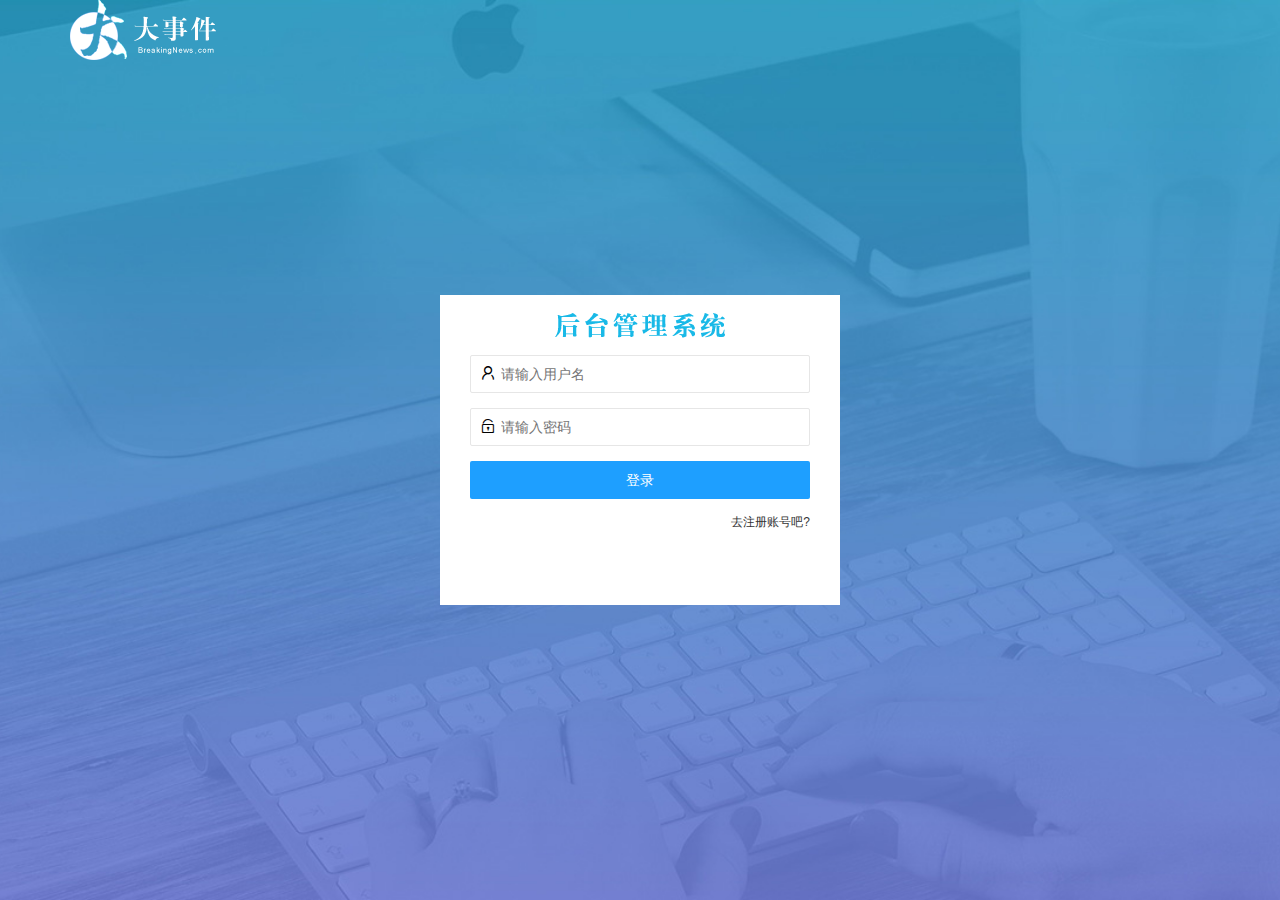
<file: login.html>
<!DOCTYPE html>
<html lang="en">

<head>
    <meta charset="UTF-8">
    <meta http-equiv="X-UA-Compatible" content="IE=edge">
    <meta name="viewport" content="width=device-width, initial-scale=1.0">
    <title>大事件-登录/注册</title>
    <link rel="stylesheet" href="/assets/lib/layui/css/layui.css">
    <link rel="stylesheet" href="/assets/css/login.css">
</head>

<body>
    <!-- 头部的logo区域 -->
    <div class="layui-main">
        <img src="/assets/images/logo.png" alt="">
    </div>

    <!-- 登陆注册区域 -->
    <div class="loginAndRegBox">
        <div class="title-box">

        </div>

        <!-- 登录div -->
        <div class="login-box">
            <form id="form-login" class="layui-form" action="">
                <div class="layui-form-item">
                    <i class="layui-icon layui-icon-username"></i>
                    <input type="text" name="username" required lay-verify="required" placeholder="请输入用户名" autocomplete="off" class="layui-input">
                </div>
                <div class="layui-form-item">
                    <i class="layui-icon layui-icon-password"></i>
                    <input type="password" name="password" required lay-verify="required|pwd" placeholder="请输入密码" autocomplete="off" class="layui-input">
                </div>
                <div class="layui-form-item">
                    <button class="layui-btn layui-btn-fluid layui-btn-normal" lay-submit lay-filter="formDemo">登录</button>
                </div>
                <div class="layui-form-item links">
                    <a href="javascript:;" id="link_reg">去注册账号吧?</a>
                </div>

            </form>

        </div>

        <!-- 注册div -->
        <div class="reg-box">
            <form id="form-reg" class="layui-form" action="">
                <div class="layui-form-item">
                    <i class="layui-icon layui-icon-username"></i>
                    <input type="text" name="username" required lay-verify="required" placeholder="请输入用户名" autocomplete="off" class="layui-input">
                </div>
                <div class="layui-form-item">
                    <i class="layui-icon layui-icon-password"></i>
                    <input type="password" name="password" required lay-verify="required|pwd" placeholder="请输入密码" autocomplete="off" class="layui-input">
                </div>
                <div class="layui-form-item">
                    <i class="layui-icon layui-icon-password"></i>
                    <input type="password" name="repassword" required lay-verify="required|pwd|repwd" placeholder="请输入密码" autocomplete="off" class="layui-input">
                </div>
                <div class="layui-form-item">
                    <button class="layui-btn layui-btn-fluid layui-btn-normal" lay-submit lay-filter="formDemo">注册</button>
                </div>
                <div class="layui-form-item links">
                    <a href="javascript:;" id="link_login">去登录</a>
                </div>

            </form>

        </div>
    </div>
    <!-- 导入layui的js库 -->
    <script src="/assets/lib/layui/layui.all.js"></script>
    <!-- 导入jQuery -->
    <script src="/assets/lib/jquery.js"></script>
    <!-- 导入baseAPI -->
    <script src="/assets/js/baseAPI.js"></script>
    <!-- 导入自定义js -->
    <script src="/assets/js/login.js"></script>
</body>

</html>
</file>
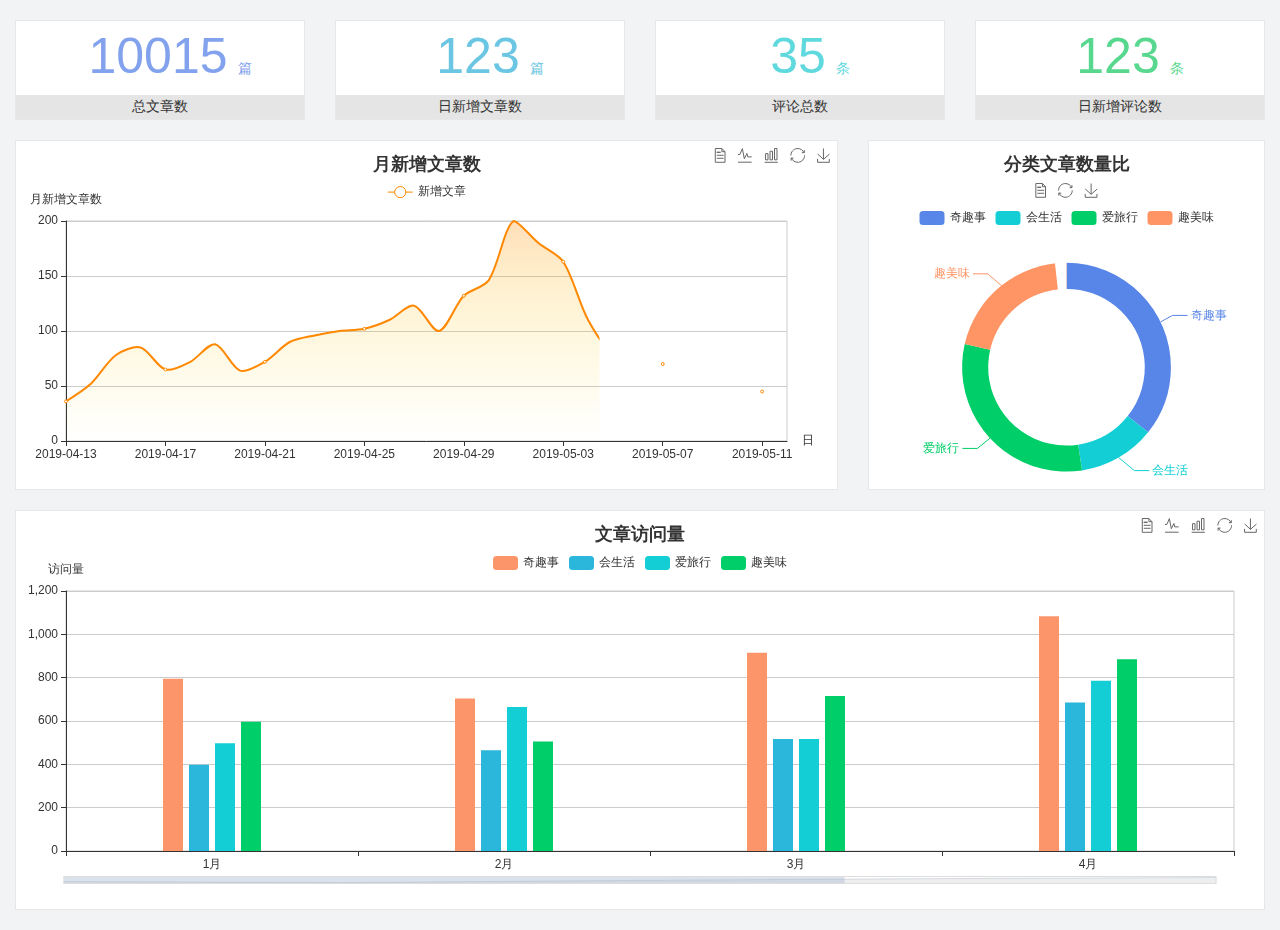
<file: home/dashboard.html>
<!DOCTYPE html>
<html lang="en">

<head>
    <meta charset="UTF-8">
    <meta name="viewport" content="width=device-width, initial-scale=1.0">
    <meta http-equiv="X-UA-Compatible" content="ie=edge">
    <title>图表统计</title>
    <link rel="stylesheet" href="../assets/lib/bootstrap.css" />
    <link rel="stylesheet" href="../assets/lib/main.css" />
    <script src="../assets/lib/jquery.js"></script>
    <script type="text/javascript" src="../assets/lib/echarts.min.js"></script>
</head>

<body>
    <div class="container-fluid">
        <div class="row spannel_list">
            <div class="col-sm-3 col-xs-6">
                <div class="spannel">
                    <em>10015</em><span>篇</span>
                    <b>总文章数</b>
                </div>
            </div>
            <div class="col-sm-3 col-xs-6">
                <div class="spannel scolor01">
                    <em>123</em><span>篇</span>
                    <b>日新增文章数</b>
                </div>
            </div>
            <div class="col-sm-3 col-xs-6">
                <div class="spannel scolor02">
                    <em>35</em><span>条</span>
                    <b>评论总数</b>
                </div>
            </div>
            <div class="col-sm-3 col-xs-6">
                <div class="spannel scolor03">
                    <em>123</em><span>条</span>
                    <b>日新增评论数</b>
                </div>
            </div>
        </div>
    </div>

    <div class="container-fluid">
        <div class="row curve-pie">
            <div class="col-lg-8 col-md-8">
                <div class="gragh_pannel" id="curve_show"></div>
            </div>
            <div class="col-lg-4 col-md-4">
                <div class="gragh_pannel" id="pie_show"></div>
            </div>
        </div>
    </div>

    <div class="container-fluid">
        <div class="column_pannel" id="column_show"></div>
    </div>

    <script>
        var oChart = echarts.init(document.getElementById('curve_show'));
        var aList_all = [{
            'count': 36,
            'date': '2019-04-13'
        }, {
            'count': 52,
            'date': '2019-04-14'
        }, {
            'count': 78,
            'date': '2019-04-15'
        }, {
            'count': 85,
            'date': '2019-04-16'
        }, {
            'count': 65,
            'date': '2019-04-17'
        }, {
            'count': 72,
            'date': '2019-04-18'
        }, {
            'count': 88,
            'date': '2019-04-19'
        }, {
            'count': 64,
            'date': '2019-04-20'
        }, {
            'count': 72,
            'date': '2019-04-21'
        }, {
            'count': 90,
            'date': '2019-04-22'
        }, {
            'count': 96,
            'date': '2019-04-23'
        }, {
            'count': 100,
            'date': '2019-04-24'
        }, {
            'count': 102,
            'date': '2019-04-25'
        }, {
            'count': 110,
            'date': '2019-04-26'
        }, {
            'count': 123,
            'date': '2019-04-27'
        }, {
            'count': 100,
            'date': '2019-04-28'
        }, {
            'count': 132,
            'date': '2019-04-29'
        }, {
            'count': 146,
            'date': '2019-04-30'
        }, {
            'count': 200,
            'date': '2019-05-01'
        }, {
            'count': 180,
            'date': '2019-05-02'
        }, {
            'count': 163,
            'date': '2019-05-03'
        }, {
            'count': 110,
            'date': '2019-05-04'
        }, {
            'count': 80,
            'date': '2019-05-05'
        }, {
            'count': 82,
            'date': '2019-05-06'
        }, {
            'count': 70,
            'date': '2019-05-07'
        }, {
            'count': 65,
            'date': '2019-05-08'
        }, {
            'count': 54,
            'date': '2019-05-09'
        }, {
            'count': 40,
            'date': '2019-05-10'
        }, {
            'count': 45,
            'date': '2019-05-11'
        }, {
            'count': 38,
            'date': '2019-05-12'
        }, ];

        let aCount = [];
        let aDate = [];

        for (var i = 0; i < aList_all.length; i++) {
            aCount.push(aList_all[i].count);
            aDate.push(aList_all[i].date);
        }

        var chartopt = {
            title: {
                text: '月新增文章数',
                left: 'center',
                top: '10'
            },
            tooltip: {
                trigger: 'axis'
            },
            legend: {
                data: ['新增文章'],
                top: '40'
            },
            toolbox: {
                show: true,
                feature: {
                    mark: {
                        show: true
                    },
                    dataView: {
                        show: true,
                        readOnly: false
                    },
                    magicType: {
                        show: true,
                        type: ['line', 'bar']
                    },
                    restore: {
                        show: true
                    },
                    saveAsImage: {
                        show: true
                    }
                }
            },
            calculable: true,
            xAxis: [{
                name: '日',
                type: 'category',
                boundaryGap: false,
                data: aDate
            }],
            yAxis: [{
                name: '月新增文章数',
                type: 'value'
            }],
            series: [{
                name: '新增文章',
                type: 'line',
                smooth: true,
                itemStyle: {
                    normal: {
                        areaStyle: {
                            type: 'default'
                        },
                        color: '#f80'
                    },
                    lineStyle: {
                        color: '#f80'
                    }
                },
                data: aCount
            }],
            areaStyle: {
                normal: {
                    color: new echarts.graphic.LinearGradient(0, 0, 0, 1, [{
                        offset: 0,
                        color: 'rgba(255,136,0,0.39)'
                    }, {
                        offset: .34,
                        color: 'rgba(255,180,0,0.25)'
                    }, {
                        offset: 1,
                        color: 'rgba(255,222,0,0.00)'
                    }])

                }
            },
            grid: {
                show: true,
                x: 50,
                x2: 50,
                y: 80,
                height: 220
            }
        };

        oChart.setOption(chartopt);


        var oPie = echarts.init(document.getElementById('pie_show'));
        var oPieopt = {
            title: {
                top: 10,
                text: '分类文章数量比',
                x: 'center'
            },
            tooltip: {
                trigger: 'item',
                formatter: "{a} <br/>{b} : {c} ({d}%)"
            },
            color: ['#5885e8', '#13cfd5', '#00ce68', '#ff9565'],
            legend: {
                x: 'center',
                top: 65,
                data: ['奇趣事', '会生活', '爱旅行', '趣美味']
            },
            toolbox: {
                show: true,
                x: 'center',
                top: 35,
                feature: {
                    mark: {
                        show: true
                    },
                    dataView: {
                        show: true,
                        readOnly: false
                    },
                    magicType: {
                        show: true,
                        type: ['pie', 'funnel'],
                        option: {
                            funnel: {
                                x: '25%',
                                width: '50%',
                                funnelAlign: 'left',
                                max: 1548
                            }
                        }
                    },
                    restore: {
                        show: true
                    },
                    saveAsImage: {
                        show: true
                    }
                }
            },
            calculable: true,
            series: [{
                name: '访问来源',
                type: 'pie',
                radius: ['45%', '60%'],
                center: ['50%', '65%'],
                data: [{
                    value: 300,
                    name: '奇趣事'
                }, {
                    value: 100,
                    name: '会生活'
                }, {
                    value: 260,
                    name: '爱旅行'
                }, {
                    value: 180,
                    name: '趣美味'
                }]
            }]
        };
        oPie.setOption(oPieopt);



        var oColumn = this.echarts.init(document.getElementById('column_show'));
        var oColumnopt = {
            title: {
                text: '文章访问量',
                left: 'center',
                top: '10'
            },
            tooltip: {
                trigger: 'axis'
            },
            legend: {
                data: ['奇趣事', '会生活', '爱旅行', '趣美味'],
                top: '40'
            },
            toolbox: {
                show: true,
                feature: {
                    mark: {
                        show: true
                    },
                    dataView: {
                        show: true,
                        readOnly: false
                    },
                    magicType: {
                        show: true,
                        type: ['line', 'bar']
                    },
                    restore: {
                        show: true
                    },
                    saveAsImage: {
                        show: true
                    }
                }
            },
            calculable: true,
            xAxis: [{
                type: 'category',
                data: ['1月', '2月', '3月', '4月', '5月']
            }],
            yAxis: [{
                name: '访问量',
                type: 'value'
            }],
            series: [{
                name: '奇趣事',
                type: 'bar',
                barWidth: 20,
                itemStyle: {
                    normal: {
                        areaStyle: {
                            type: 'default'
                        },
                        color: '#fd956a'
                    }
                },
                data: [800, 708, 920, 1090, 1200]
            }, {
                name: '会生活',
                type: 'bar',
                barWidth: 20,
                itemStyle: {
                    normal: {
                        areaStyle: {
                            type: 'default'
                        },
                        color: '#2bb6db'
                    }
                },
                data: [400, 468, 520, 690, 800]
            }, {
                name: '爱旅行',
                type: 'bar',
                barWidth: 20,
                itemStyle: {
                    normal: {
                        areaStyle: {
                            type: 'default'
                        },
                        color: '#13cfd5'
                    }
                },
                data: [500, 668, 520, 790, 900]
            }, {
                name: '趣美味',
                type: 'bar',
                barWidth: 20,
                itemStyle: {
                    normal: {
                        areaStyle: {
                            type: 'default'
                        },
                        color: '#00ce68'
                    }
                },
                data: [600, 508, 720, 890, 1000]
            }],
            grid: {
                show: true,
                x: 50,
                x2: 30,
                y: 80,
                height: 260
            },
            dataZoom: [ //给x轴设置滚动条
                {
                    start: 0, //默认为0
                    end: 100 - 1000 / 31, //默认为100
                    type: 'slider',
                    show: true,
                    xAxisIndex: [0],
                    handleSize: 0, //滑动条的 左右2个滑动条的大小
                    height: 8, //组件高度
                    left: 45, //左边的距离
                    right: 50, //右边的距离
                    bottom: 26, //右边的距离
                    handleColor: '#ddd', //h滑动图标的颜色
                    handleStyle: {
                        borderColor: "#cacaca",
                        borderWidth: "1",
                        shadowBlur: 2,
                        background: "#ddd",
                        shadowColor: "#ddd",
                    }
                }
            ]
        };
        oColumn.setOption(oColumnopt);
    </script>
</body>

</html>
</file>
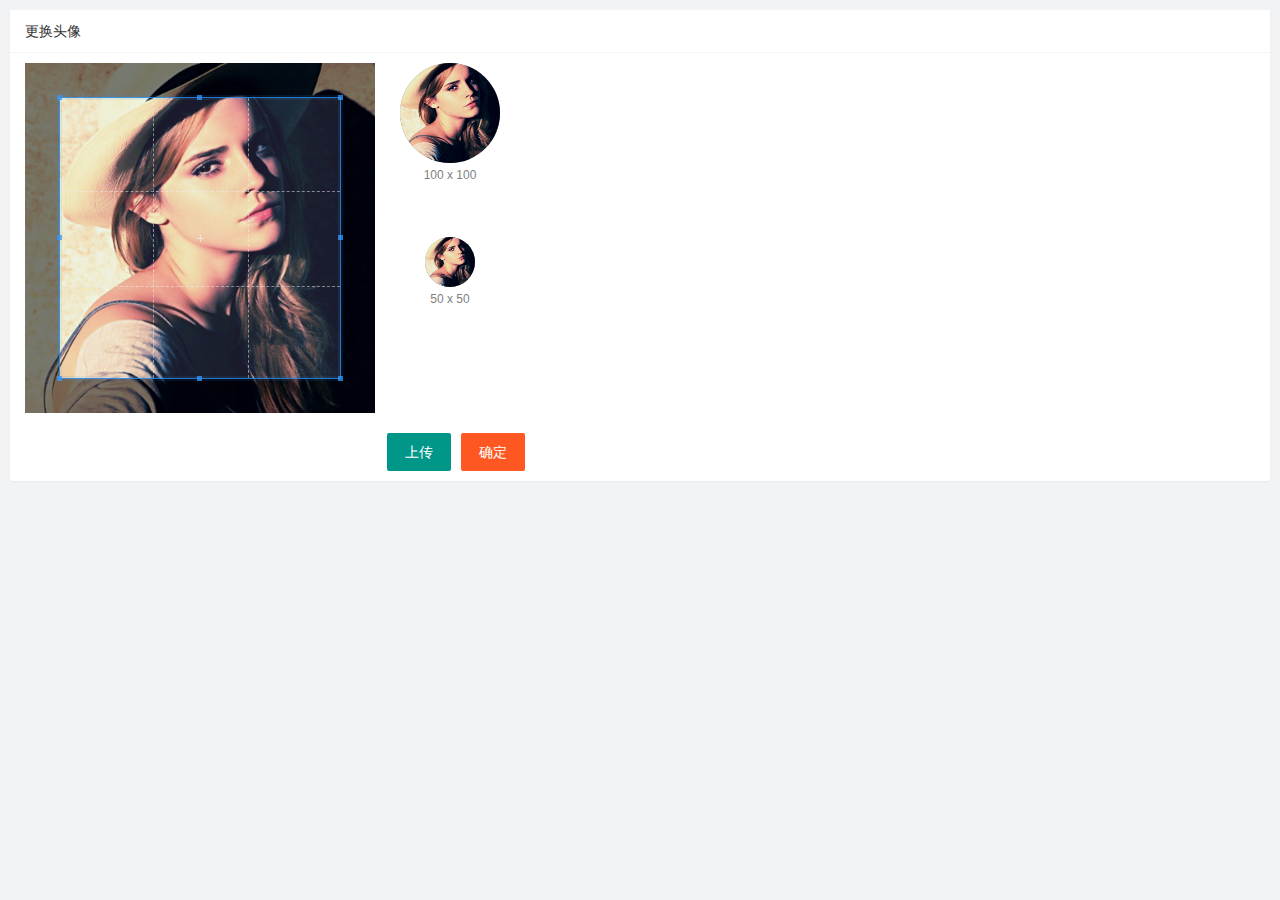
<file: user/user_avatar.html>
<!DOCTYPE html>
<html lang="en">

<head>
    <meta charset="UTF-8">
    <meta http-equiv="X-UA-Compatible" content="IE=edge">
    <meta name="viewport" content="width=device-width, initial-scale=1.0">
    <title>Document</title>
    <!-- 导入cropper样式表 -->
    <link rel="stylesheet" href="/assets/lib/cropper/cropper.css" />
    <!-- 引入layui的样式表 -->
    <link rel="stylesheet" href="/assets/lib/layui/css/layui.css">
    <!-- 引入自己的样式表 -->
    <link rel="stylesheet" href="/assets/css/user/user_avatar.css">
</head>

<body>
    <div class="layui-card">
        <div class="layui-card-header">更换头像</div>
        <div class="layui-card-body">
            <!-- 第一行的图片裁剪和预览区域 -->
            <div class="row1">
                <!-- 图片裁剪区域 -->
                <div class="cropper-box">
                    <!-- 这个 img 标签很重要，将来会把它初始化为裁剪区域 -->
                    <img id="image" src="/assets/images/sample.jpg" />
                </div>
                <!-- 图片的预览区域 -->
                <div class="preview-box">
                    <div>
                        <!-- 宽高为 100px 的预览区域 -->
                        <div class="img-preview w100"></div>
                        <p class="size">100 x 100</p>
                    </div>
                    <div>
                        <!-- 宽高为 50px 的预览区域 -->
                        <div class="img-preview w50"></div>
                        <p class="size">50 x 50</p>
                    </div>
                </div>
            </div>
            <!-- 第二行的按钮区域 -->
            <div class="row2">
                <input type="file" id="file" accept="image/jpeg,image/png" />
                <button type="button" id="btnChooseImage" class="layui-btn">上传</button>
                <button type="button" id="uploadImage" class="layui-btn layui-btn-danger">确定</button>
            </div>

        </div>
    </div>

    <!-- 引入layui的js -->
    <script src="/assets/lib/layui/layui.all.js"></script>
    <!-- 引入jq -->
    <script src="/assets/lib/jquery.js"></script>
    <script src="/assets/lib/cropper/Cropper.js"></script>
    <script src="/assets/lib/cropper/jquery-cropper.js"></script>
    <!-- 导入baseAPI -->
    <script src="/assets/js/baseAPI.js"></script>
    <!-- 引入自己的js文件 -->
    <script src="/assets/js/user/user_avatar.js"></script>
</body>

</html>
</file>
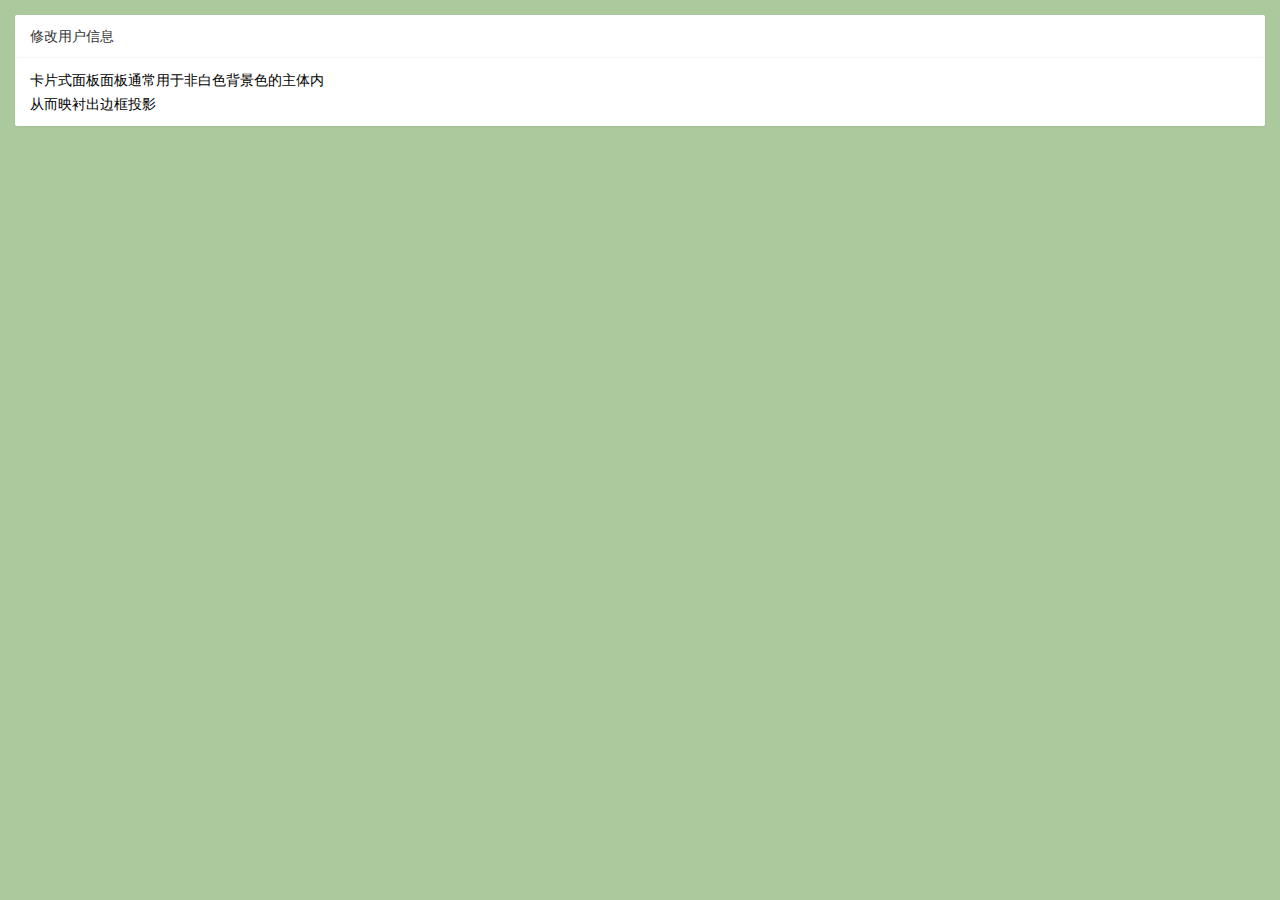
<file: user/user_info.html>
<!DOCTYPE html>
<html lang="en">

<head>
    <meta charset="UTF-8">
    <meta http-equiv="X-UA-Compatible" content="IE=edge">
    <meta name="viewport" content="width=device-width, initial-scale=1.0">
    <title>基本资料</title>
    <!-- 引入layui的样式表 -->
    <link rel="stylesheet" href="/assets/lib/layui/css/layui.css">
    <!-- 引入自己的样式表 -->
    <link rel="stylesheet" href="/assets/css/user/user_info.css">
</head>

<body>
    <div class="layui-card">
        <div class="layui-card-header">修改用户信息</div>
        <div class="layui-card-body">
            卡片式面板面板通常用于非白色背景色的主体内<br> 从而映衬出边框投影
        </div>
    </div>
</body>

</html>
</file>
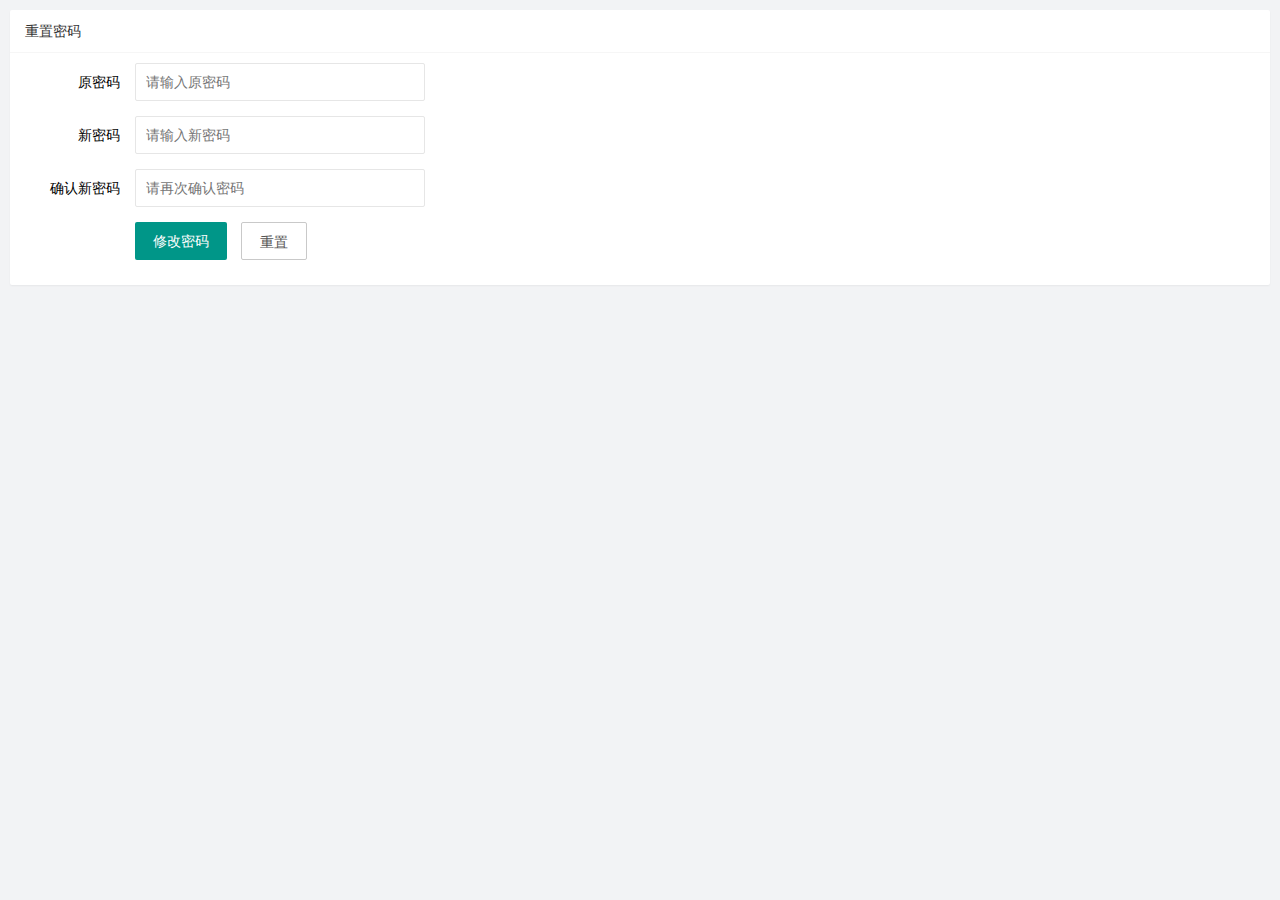
<file: user/user_pwd.html>
<!DOCTYPE html>
<html lang="en">

<head>
    <meta charset="UTF-8">
    <meta http-equiv="X-UA-Compatible" content="IE=edge">
    <meta name="viewport" content="width=device-width, initial-scale=1.0">
    <title>Document</title>
    <!-- 引入layui的样式表 -->
    <link rel="stylesheet" href="/assets/lib/layui/css/layui.css">
    <!-- 引入自己的样式表 -->
    <link rel="stylesheet" href="/assets/css/user/user_pwd.css">
</head>

<body>
    <div class="layui-card">
        <div class="layui-card-header">重置密码</div>
        <div class="layui-card-body">
            <form class="layui-form">
                <input type="hidden" name="id">
                <div class="layui-form-item">
                    <label class="layui-form-label">原密码</label>
                    <div class="layui-input-block">
                        <input type="password" name="oldPwd" required lay-verify="required|pass" placeholder="请输入原密码" autocomplete="off" class="layui-input">
                    </div>
                </div>

                <div class="layui-form-item">
                    <label class="layui-form-label">新密码</label>
                    <div class="layui-input-block">
                        <input type="password" name="newPwd" required lay-verify="required|pass|samePwd" placeholder="请输入新密码" autocomplete="off" class="layui-input">
                    </div>
                </div>

                <div class="layui-form-item">
                    <label class="layui-form-label">确认新密码</label>
                    <div class="layui-input-block">
                        <input type="password" name="rePwd" required lay-verify="required|pass|rePwd" placeholder="请再次确认密码" autocomplete="off" class="layui-input">
                    </div>
                </div>

                <div class="layui-form-item">
                    <div class="layui-input-block">
                        <button class="layui-btn" lay-submit>修改密码</button>
                        <button type="reset" id="btnReset" class="layui-btn layui-btn-primary">重置</button>
                    </div>
                </div>
            </form>
        </div>
    </div>

    <!-- 引入layui的js -->
    <script src="/assets/lib/layui/layui.all.js"></script>
    <!-- 引入jq -->
    <script src="/assets/lib/jquery.js"></script>
    <!-- 导入baseAPI -->
    <script src="/assets/js/baseAPI.js"></script>
    <!-- 引入自己的js文件 -->
    <script src="/assets/js/user/user_pwd.js"></script>
</body>

</html>
</file>
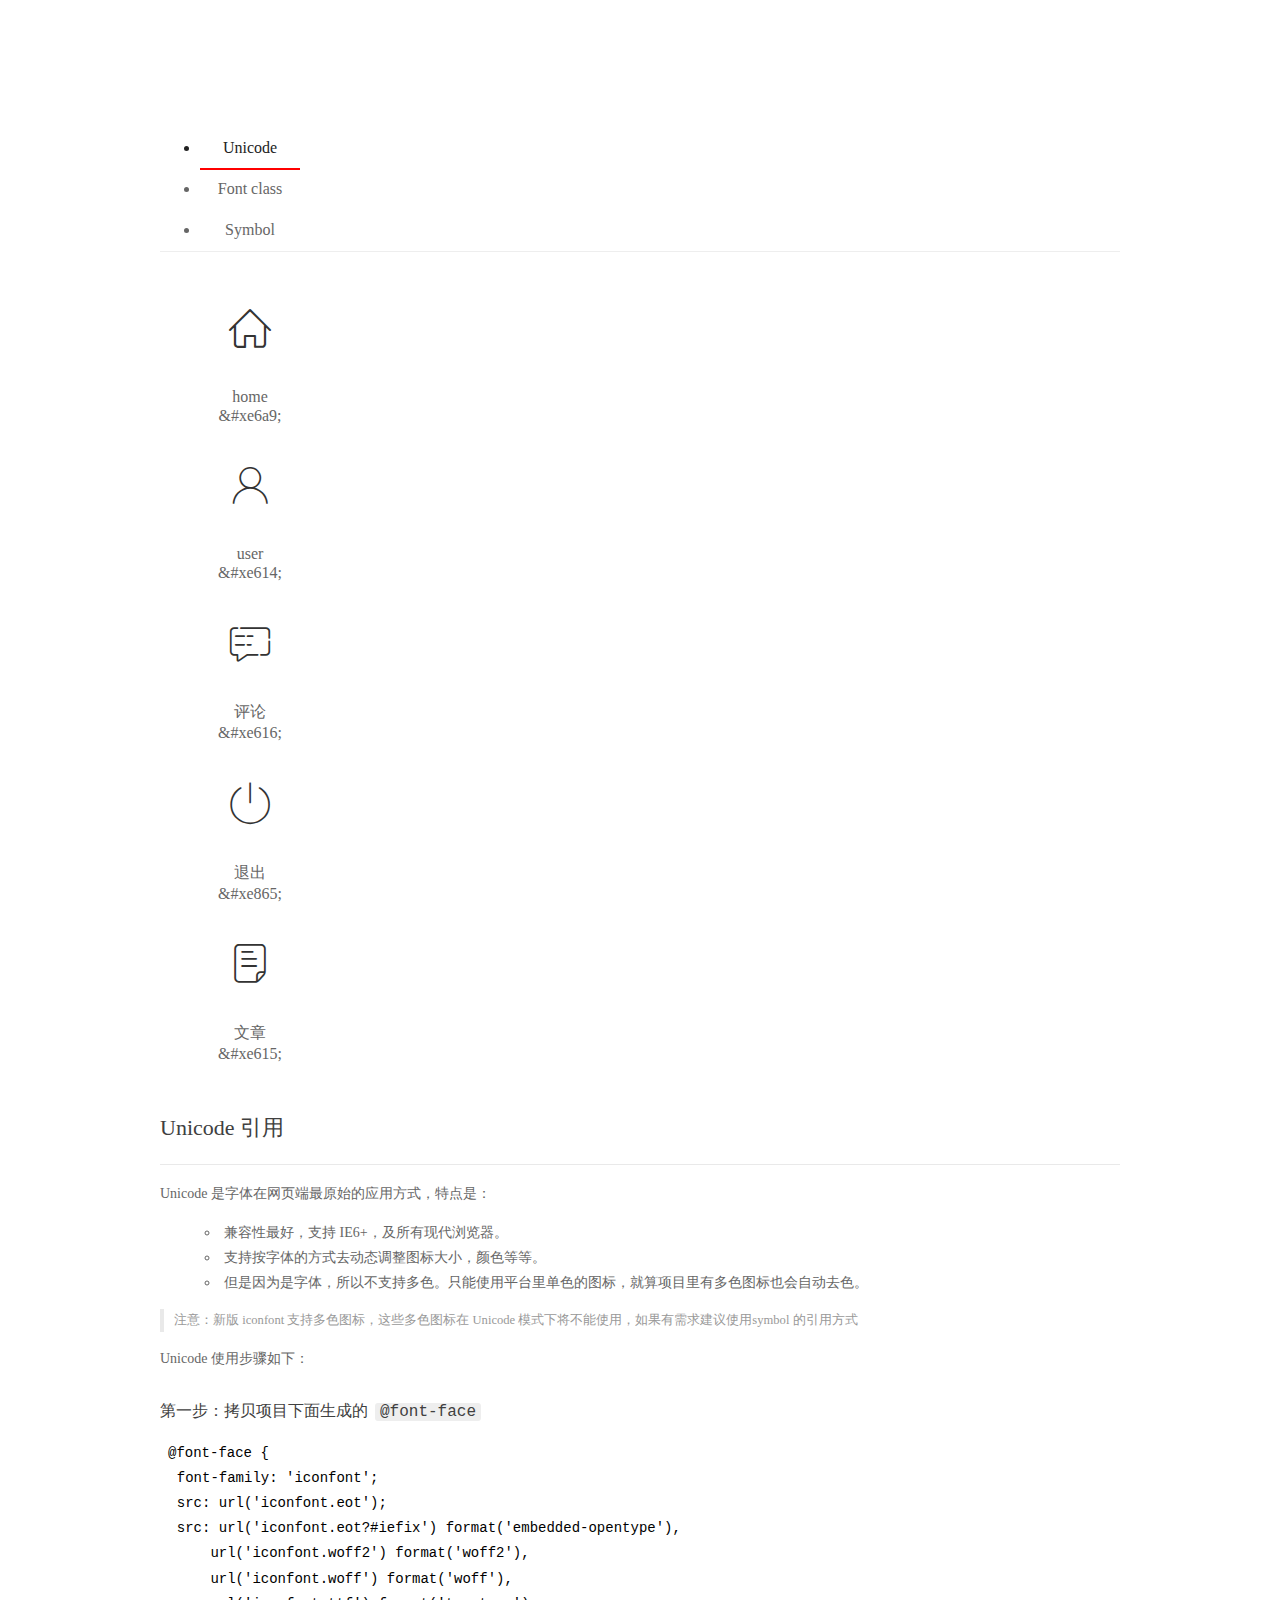
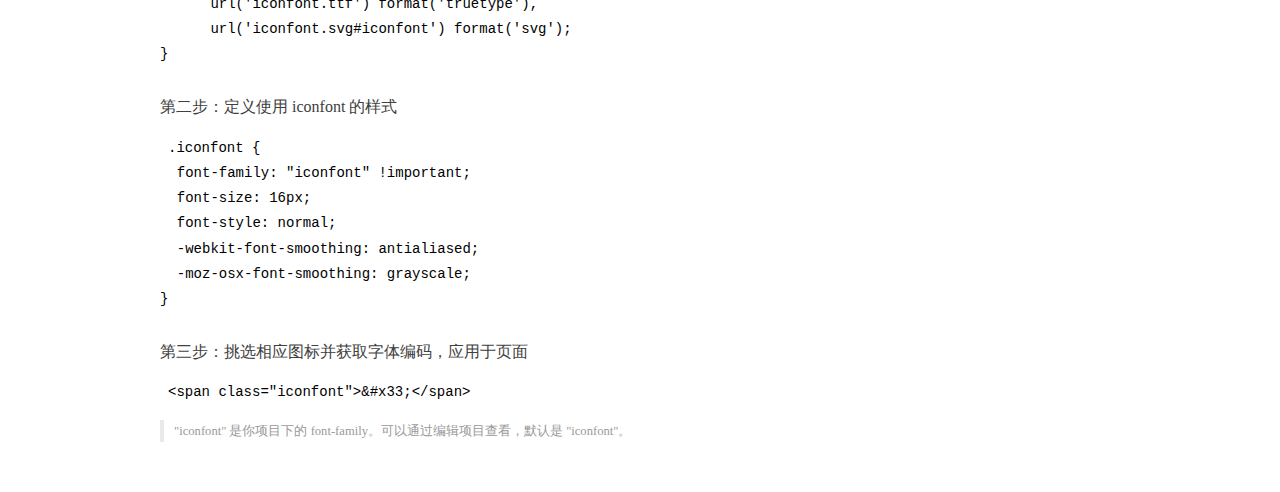
<file: assets/fonts/demo_index.html>
<!DOCTYPE html>
<html>
<head>
  <meta charset="utf-8"/>
  <title>IconFont Demo</title>
  <link rel="shortcut icon" href="https://gtms04.alicdn.com/tps/i4/TB1_oz6GVXXXXaFXpXXJDFnIXXX-64-64.ico" type="image/x-icon"/>
  <link rel="stylesheet" href="https://g.alicdn.com/thx/cube/1.3.2/cube.min.css">
  <link rel="stylesheet" href="demo.css">
  <link rel="stylesheet" href="iconfont.css">
  <script src="iconfont.js"></script>
  <!-- jQuery -->
  <script src="https://a1.alicdn.com/oss/uploads/2018/12/26/7bfddb60-08e8-11e9-9b04-53e73bb6408b.js"></script>
  <!-- 代码高亮 -->
  <script src="https://a1.alicdn.com/oss/uploads/2018/12/26/a3f714d0-08e6-11e9-8a15-ebf944d7534c.js"></script>
</head>
<body>
  <div class="main">
    <h1 class="logo"><a href="https://www.iconfont.cn/" title="iconfont 首页" target="_blank">&#xe86b;</a></h1>
    <div class="nav-tabs">
      <ul id="tabs" class="dib-box">
        <li class="dib active"><span>Unicode</span></li>
        <li class="dib"><span>Font class</span></li>
        <li class="dib"><span>Symbol</span></li>
      </ul>
      
    </div>
    <div class="tab-container">
      <div class="content unicode" style="display: block;">
          <ul class="icon_lists dib-box">
          
            <li class="dib">
              <span class="icon iconfont">&#xe6a9;</span>
                <div class="name">home</div>
                <div class="code-name">&amp;#xe6a9;</div>
              </li>
          
            <li class="dib">
              <span class="icon iconfont">&#xe614;</span>
                <div class="name">user</div>
                <div class="code-name">&amp;#xe614;</div>
              </li>
          
            <li class="dib">
              <span class="icon iconfont">&#xe616;</span>
                <div class="name">评论</div>
                <div class="code-name">&amp;#xe616;</div>
              </li>
          
            <li class="dib">
              <span class="icon iconfont">&#xe865;</span>
                <div class="name">退出</div>
                <div class="code-name">&amp;#xe865;</div>
              </li>
          
            <li class="dib">
              <span class="icon iconfont">&#xe615;</span>
                <div class="name">文章</div>
                <div class="code-name">&amp;#xe615;</div>
              </li>
          
          </ul>
          <div class="article markdown">
          <h2 id="unicode-">Unicode 引用</h2>
          <hr>

          <p>Unicode 是字体在网页端最原始的应用方式，特点是：</p>
          <ul>
            <li>兼容性最好，支持 IE6+，及所有现代浏览器。</li>
            <li>支持按字体的方式去动态调整图标大小，颜色等等。</li>
            <li>但是因为是字体，所以不支持多色。只能使用平台里单色的图标，就算项目里有多色图标也会自动去色。</li>
          </ul>
          <blockquote>
            <p>注意：新版 iconfont 支持多色图标，这些多色图标在 Unicode 模式下将不能使用，如果有需求建议使用symbol 的引用方式</p>
          </blockquote>
          <p>Unicode 使用步骤如下：</p>
          <h3 id="-font-face">第一步：拷贝项目下面生成的 <code>@font-face</code></h3>
<pre><code class="language-css"
>@font-face {
  font-family: 'iconfont';
  src: url('iconfont.eot');
  src: url('iconfont.eot?#iefix') format('embedded-opentype'),
      url('iconfont.woff2') format('woff2'),
      url('iconfont.woff') format('woff'),
      url('iconfont.ttf') format('truetype'),
      url('iconfont.svg#iconfont') format('svg');
}
</code></pre>
          <h3 id="-iconfont-">第二步：定义使用 iconfont 的样式</h3>
<pre><code class="language-css"
>.iconfont {
  font-family: "iconfont" !important;
  font-size: 16px;
  font-style: normal;
  -webkit-font-smoothing: antialiased;
  -moz-osx-font-smoothing: grayscale;
}
</code></pre>
          <h3 id="-">第三步：挑选相应图标并获取字体编码，应用于页面</h3>
<pre>
<code class="language-html"
>&lt;span class="iconfont"&gt;&amp;#x33;&lt;/span&gt;
</code></pre>
          <blockquote>
            <p>"iconfont" 是你项目下的 font-family。可以通过编辑项目查看，默认是 "iconfont"。</p>
          </blockquote>
          </div>
      </div>
      <div class="content font-class">
        <ul class="icon_lists dib-box">
          
          <li class="dib">
            <span class="icon iconfont icon-home"></span>
            <div class="name">
              home
            </div>
            <div class="code-name">.icon-home
            </div>
          </li>
          
          <li class="dib">
            <span class="icon iconfont icon-user"></span>
            <div class="name">
              user
            </div>
            <div class="code-name">.icon-user
            </div>
          </li>
          
          <li class="dib">
            <span class="icon iconfont icon-pinglun"></span>
            <div class="name">
              评论
            </div>
            <div class="code-name">.icon-pinglun
            </div>
          </li>
          
          <li class="dib">
            <span class="icon iconfont icon-tuichu"></span>
            <div class="name">
              退出
            </div>
            <div class="code-name">.icon-tuichu
            </div>
          </li>
          
          <li class="dib">
            <span class="icon iconfont icon-16"></span>
            <div class="name">
              文章
            </div>
            <div class="code-name">.icon-16
            </div>
          </li>
          
        </ul>
        <div class="article markdown">
        <h2 id="font-class-">font-class 引用</h2>
        <hr>

        <p>font-class 是 Unicode 使用方式的一种变种，主要是解决 Unicode 书写不直观，语意不明确的问题。</p>
        <p>与 Unicode 使用方式相比，具有如下特点：</p>
        <ul>
          <li>兼容性良好，支持 IE8+，及所有现代浏览器。</li>
          <li>相比于 Unicode 语意明确，书写更直观。可以很容易分辨这个 icon 是什么。</li>
          <li>因为使用 class 来定义图标，所以当要替换图标时，只需要修改 class 里面的 Unicode 引用。</li>
          <li>不过因为本质上还是使用的字体，所以多色图标还是不支持的。</li>
        </ul>
        <p>使用步骤如下：</p>
        <h3 id="-fontclass-">第一步：引入项目下面生成的 fontclass 代码：</h3>
<pre><code class="language-html">&lt;link rel="stylesheet" href="./iconfont.css"&gt;
</code></pre>
        <h3 id="-">第二步：挑选相应图标并获取类名，应用于页面：</h3>
<pre><code class="language-html">&lt;span class="iconfont icon-xxx"&gt;&lt;/span&gt;
</code></pre>
        <blockquote>
          <p>"
            iconfont" 是你项目下的 font-family。可以通过编辑项目查看，默认是 "iconfont"。</p>
        </blockquote>
      </div>
      </div>
      <div class="content symbol">
          <ul class="icon_lists dib-box">
          
            <li class="dib">
                <svg class="icon svg-icon" aria-hidden="true">
                  <use xlink:href="#icon-home"></use>
                </svg>
                <div class="name">home</div>
                <div class="code-name">#icon-home</div>
            </li>
          
            <li class="dib">
                <svg class="icon svg-icon" aria-hidden="true">
                  <use xlink:href="#icon-user"></use>
                </svg>
                <div class="name">user</div>
                <div class="code-name">#icon-user</div>
            </li>
          
            <li class="dib">
                <svg class="icon svg-icon" aria-hidden="true">
                  <use xlink:href="#icon-pinglun"></use>
                </svg>
                <div class="name">评论</div>
                <div class="code-name">#icon-pinglun</div>
            </li>
          
            <li class="dib">
                <svg class="icon svg-icon" aria-hidden="true">
                  <use xlink:href="#icon-tuichu"></use>
                </svg>
                <div class="name">退出</div>
                <div class="code-name">#icon-tuichu</div>
            </li>
          
            <li class="dib">
                <svg class="icon svg-icon" aria-hidden="true">
                  <use xlink:href="#icon-16"></use>
                </svg>
                <div class="name">文章</div>
                <div class="code-name">#icon-16</div>
            </li>
          
          </ul>
          <div class="article markdown">
          <h2 id="symbol-">Symbol 引用</h2>
          <hr>

          <p>这是一种全新的使用方式，应该说这才是未来的主流，也是平台目前推荐的用法。相关介绍可以参考这篇<a href="">文章</a>
            这种用法其实是做了一个 SVG 的集合，与另外两种相比具有如下特点：</p>
          <ul>
            <li>支持多色图标了，不再受单色限制。</li>
            <li>通过一些技巧，支持像字体那样，通过 <code>font-size</code>, <code>color</code> 来调整样式。</li>
            <li>兼容性较差，支持 IE9+，及现代浏览器。</li>
            <li>浏览器渲染 SVG 的性能一般，还不如 png。</li>
          </ul>
          <p>使用步骤如下：</p>
          <h3 id="-symbol-">第一步：引入项目下面生成的 symbol 代码：</h3>
<pre><code class="language-html">&lt;script src="./iconfont.js"&gt;&lt;/script&gt;
</code></pre>
          <h3 id="-css-">第二步：加入通用 CSS 代码（引入一次就行）：</h3>
<pre><code class="language-html">&lt;style&gt;
.icon {
  width: 1em;
  height: 1em;
  vertical-align: -0.15em;
  fill: currentColor;
  overflow: hidden;
}
&lt;/style&gt;
</code></pre>
          <h3 id="-">第三步：挑选相应图标并获取类名，应用于页面：</h3>
<pre><code class="language-html">&lt;svg class="icon" aria-hidden="true"&gt;
  &lt;use xlink:href="#icon-xxx"&gt;&lt;/use&gt;
&lt;/svg&gt;
</code></pre>
          </div>
      </div>

    </div>
  </div>
  <script>
  $(document).ready(function () {
      $('.tab-container .content:first').show()

      $('#tabs li').click(function (e) {
        var tabContent = $('.tab-container .content')
        var index = $(this).index()

        if ($(this).hasClass('active')) {
          return
        } else {
          $('#tabs li').removeClass('active')
          $(this).addClass('active')

          tabContent.hide().eq(index).fadeIn()
        }
      })
    })
  </script>
</body>
</html>
</file>
<file: assets/lib/layui/css/layui.css>
/** layui-v2.5.5 MIT License By https://www.layui.com */
 .layui-inline,img{display:inline-block;vertical-align:middle}h1,h2,h3,h4,h5,h6{font-weight:400}.layui-edge,.layui-header,.layui-inline,.layui-main{position:relative}.layui-body,.layui-edge,.layui-elip{overflow:hidden}.layui-btn,.layui-edge,.layui-inline,img{vertical-align:middle}.layui-btn,.layui-disabled,.layui-icon,.layui-unselect{-moz-user-select:none;-webkit-user-select:none;-ms-user-select:none}.layui-elip,.layui-form-checkbox span,.layui-form-pane .layui-form-label{text-overflow:ellipsis;white-space:nowrap}.layui-breadcrumb,.layui-tree-btnGroup{visibility:hidden}blockquote,body,button,dd,div,dl,dt,form,h1,h2,h3,h4,h5,h6,input,li,ol,p,pre,td,textarea,th,ul{margin:0;padding:0;-webkit-tap-highlight-color:rgba(0,0,0,0)}a:active,a:hover{outline:0}img{border:none}li{list-style:none}table{border-collapse:collapse;border-spacing:0}h4,h5,h6{font-size:100%}button,input,optgroup,option,select,textarea{font-family:inherit;font-size:inherit;font-style:inherit;font-weight:inherit;outline:0}pre{white-space:pre-wrap;white-space:-moz-pre-wrap;white-space:-pre-wrap;white-space:-o-pre-wrap;word-wrap:break-word}body{line-height:24px;font:14px Helvetica Neue,Helvetica,PingFang SC,Tahoma,Arial,sans-serif}hr{height:1px;margin:10px 0;border:0;clear:both}a{color:#333;text-decoration:none}a:hover{color:#777}a cite{font-style:normal;*cursor:pointer}.layui-border-box,.layui-border-box *{box-sizing:border-box}.layui-box,.layui-box *{box-sizing:content-box}.layui-clear{clear:both;*zoom:1}.layui-clear:after{content:'\20';clear:both;*zoom:1;display:block;height:0}.layui-inline{*display:inline;*zoom:1}.layui-edge{display:inline-block;width:0;height:0;border-width:6px;border-style:dashed;border-color:transparent}.layui-edge-top{top:-4px;border-bottom-color:#999;border-bottom-style:solid}.layui-edge-right{border-left-color:#999;border-left-style:solid}.layui-edge-bottom{top:2px;border-top-color:#999;border-top-style:solid}.layui-edge-left{border-right-color:#999;border-right-style:solid}.layui-disabled,.layui-disabled:hover{color:#d2d2d2!important;cursor:not-allowed!important}.layui-circle{border-radius:100%}.layui-show{display:block!important}.layui-hide{display:none!important}@font-face{font-family:layui-icon;src:url(../font/iconfont.eot?v=250);src:url(../font/iconfont.eot?v=250#iefix) format('embedded-opentype'),url(../font/iconfont.woff2?v=250) format('woff2'),url(../font/iconfont.woff?v=250) format('woff'),url(../font/iconfont.ttf?v=250) format('truetype'),url(../font/iconfont.svg?v=250#layui-icon) format('svg')}.layui-icon{font-family:layui-icon!important;font-size:16px;font-style:normal;-webkit-font-smoothing:antialiased;-moz-osx-font-smoothing:grayscale}.layui-icon-reply-fill:before{content:"\e611"}.layui-icon-set-fill:before{content:"\e614"}.layui-icon-menu-fill:before{content:"\e60f"}.layui-icon-search:before{content:"\e615"}.layui-icon-share:before{content:"\e641"}.layui-icon-set-sm:before{content:"\e620"}.layui-icon-engine:before{content:"\e628"}.layui-icon-close:before{content:"\1006"}.layui-icon-close-fill:before{content:"\1007"}.layui-icon-chart-screen:before{content:"\e629"}.layui-icon-star:before{content:"\e600"}.layui-icon-circle-dot:before{content:"\e617"}.layui-icon-chat:before{content:"\e606"}.layui-icon-release:before{content:"\e609"}.layui-icon-list:before{content:"\e60a"}.layui-icon-chart:before{content:"\e62c"}.layui-icon-ok-circle:before{content:"\1005"}.layui-icon-layim-theme:before{content:"\e61b"}.layui-icon-table:before{content:"\e62d"}.layui-icon-right:before{content:"\e602"}.layui-icon-left:before{content:"\e603"}.layui-icon-cart-simple:before{content:"\e698"}.layui-icon-face-cry:before{content:"\e69c"}.layui-icon-face-smile:before{content:"\e6af"}.layui-icon-survey:before{content:"\e6b2"}.layui-icon-tree:before{content:"\e62e"}.layui-icon-upload-circle:before{content:"\e62f"}.layui-icon-add-circle:before{content:"\e61f"}.layui-icon-download-circle:before{content:"\e601"}.layui-icon-templeate-1:before{content:"\e630"}.layui-icon-util:before{content:"\e631"}.layui-icon-face-surprised:before{content:"\e664"}.layui-icon-edit:before{content:"\e642"}.layui-icon-speaker:before{content:"\e645"}.layui-icon-down:before{content:"\e61a"}.layui-icon-file:before{content:"\e621"}.layui-icon-layouts:before{content:"\e632"}.layui-icon-rate-half:before{content:"\e6c9"}.layui-icon-add-circle-fine:before{content:"\e608"}.layui-icon-prev-circle:before{content:"\e633"}.layui-icon-read:before{content:"\e705"}.layui-icon-404:before{content:"\e61c"}.layui-icon-carousel:before{content:"\e634"}.layui-icon-help:before{content:"\e607"}.layui-icon-code-circle:before{content:"\e635"}.layui-icon-water:before{content:"\e636"}.layui-icon-username:before{content:"\e66f"}.layui-icon-find-fill:before{content:"\e670"}.layui-icon-about:before{content:"\e60b"}.layui-icon-location:before{content:"\e715"}.layui-icon-up:before{content:"\e619"}.layui-icon-pause:before{content:"\e651"}.layui-icon-date:before{content:"\e637"}.layui-icon-layim-uploadfile:before{content:"\e61d"}.layui-icon-delete:before{content:"\e640"}.layui-icon-play:before{content:"\e652"}.layui-icon-top:before{content:"\e604"}.layui-icon-friends:before{content:"\e612"}.layui-icon-refresh-3:before{content:"\e9aa"}.layui-icon-ok:before{content:"\e605"}.layui-icon-layer:before{content:"\e638"}.layui-icon-face-smile-fine:before{content:"\e60c"}.layui-icon-dollar:before{content:"\e659"}.layui-icon-group:before{content:"\e613"}.layui-icon-layim-download:before{content:"\e61e"}.layui-icon-picture-fine:before{content:"\e60d"}.layui-icon-link:before{content:"\e64c"}.layui-icon-diamond:before{content:"\e735"}.layui-icon-log:before{content:"\e60e"}.layui-icon-rate-solid:before{content:"\e67a"}.layui-icon-fonts-del:before{content:"\e64f"}.layui-icon-unlink:before{content:"\e64d"}.layui-icon-fonts-clear:before{content:"\e639"}.layui-icon-triangle-r:before{content:"\e623"}.layui-icon-circle:before{content:"\e63f"}.layui-icon-radio:before{content:"\e643"}.layui-icon-align-center:before{content:"\e647"}.layui-icon-align-right:before{content:"\e648"}.layui-icon-align-left:before{content:"\e649"}.layui-icon-loading-1:before{content:"\e63e"}.layui-icon-return:before{content:"\e65c"}.layui-icon-fonts-strong:before{content:"\e62b"}.layui-icon-upload:before{content:"\e67c"}.layui-icon-dialogue:before{content:"\e63a"}.layui-icon-video:before{content:"\e6ed"}.layui-icon-headset:before{content:"\e6fc"}.layui-icon-cellphone-fine:before{content:"\e63b"}.layui-icon-add-1:before{content:"\e654"}.layui-icon-face-smile-b:before{content:"\e650"}.layui-icon-fonts-html:before{content:"\e64b"}.layui-icon-form:before{content:"\e63c"}.layui-icon-cart:before{content:"\e657"}.layui-icon-camera-fill:before{content:"\e65d"}.layui-icon-tabs:before{content:"\e62a"}.layui-icon-fonts-code:before{content:"\e64e"}.layui-icon-fire:before{content:"\e756"}.layui-icon-set:before{content:"\e716"}.layui-icon-fonts-u:before{content:"\e646"}.layui-icon-triangle-d:before{content:"\e625"}.layui-icon-tips:before{content:"\e702"}.layui-icon-picture:before{content:"\e64a"}.layui-icon-more-vertical:before{content:"\e671"}.layui-icon-flag:before{content:"\e66c"}.layui-icon-loading:before{content:"\e63d"}.layui-icon-fonts-i:before{content:"\e644"}.layui-icon-refresh-1:before{content:"\e666"}.layui-icon-rmb:before{content:"\e65e"}.layui-icon-home:before{content:"\e68e"}.layui-icon-user:before{content:"\e770"}.layui-icon-notice:before{content:"\e667"}.layui-icon-login-weibo:before{content:"\e675"}.layui-icon-voice:before{content:"\e688"}.layui-icon-upload-drag:before{content:"\e681"}.layui-icon-login-qq:before{content:"\e676"}.layui-icon-snowflake:before{content:"\e6b1"}.layui-icon-file-b:before{content:"\e655"}.layui-icon-template:before{content:"\e663"}.layui-icon-auz:before{content:"\e672"}.layui-icon-console:before{content:"\e665"}.layui-icon-app:before{content:"\e653"}.layui-icon-prev:before{content:"\e65a"}.layui-icon-website:before{content:"\e7ae"}.layui-icon-next:before{content:"\e65b"}.layui-icon-component:before{content:"\e857"}.layui-icon-more:before{content:"\e65f"}.layui-icon-login-wechat:before{content:"\e677"}.layui-icon-shrink-right:before{content:"\e668"}.layui-icon-spread-left:before{content:"\e66b"}.layui-icon-camera:before{content:"\e660"}.layui-icon-note:before{content:"\e66e"}.layui-icon-refresh:before{content:"\e669"}.layui-icon-female:before{content:"\e661"}.layui-icon-male:before{content:"\e662"}.layui-icon-password:before{content:"\e673"}.layui-icon-senior:before{content:"\e674"}.layui-icon-theme:before{content:"\e66a"}.layui-icon-tread:before{content:"\e6c5"}.layui-icon-praise:before{content:"\e6c6"}.layui-icon-star-fill:before{content:"\e658"}.layui-icon-rate:before{content:"\e67b"}.layui-icon-template-1:before{content:"\e656"}.layui-icon-vercode:before{content:"\e679"}.layui-icon-cellphone:before{content:"\e678"}.layui-icon-screen-full:before{content:"\e622"}.layui-icon-screen-restore:before{content:"\e758"}.layui-icon-cols:before{content:"\e610"}.layui-icon-export:before{content:"\e67d"}.layui-icon-print:before{content:"\e66d"}.layui-icon-slider:before{content:"\e714"}.layui-icon-addition:before{content:"\e624"}.layui-icon-subtraction:before{content:"\e67e"}.layui-icon-service:before{content:"\e626"}.layui-icon-transfer:before{content:"\e691"}.layui-main{width:1140px;margin:0 auto}.layui-header{z-index:1000;height:60px}.layui-header a:hover{transition:all .5s;-webkit-transition:all .5s}.layui-side{position:fixed;left:0;top:0;bottom:0;z-index:999;width:200px;overflow-x:hidden}.layui-side-scroll{position:relative;width:220px;height:100%;overflow-x:hidden}.layui-body{position:absolute;left:200px;right:0;top:0;bottom:0;z-index:998;width:auto;overflow-y:auto;box-sizing:border-box}.layui-layout-body{overflow:hidden}.layui-layout-admin .layui-header{background-color:#23262E}.layui-layout-admin .layui-side{top:60px;width:200px;overflow-x:hidden}.layui-layout-admin .layui-body{position:fixed;top:60px;bottom:44px}.layui-layout-admin .layui-main{width:auto;margin:0 15px}.layui-layout-admin .layui-footer{position:fixed;left:200px;right:0;bottom:0;height:44px;line-height:44px;padding:0 15px;background-color:#eee}.layui-layout-admin .layui-logo{position:absolute;left:0;top:0;width:200px;height:100%;line-height:60px;text-align:center;color:#009688;font-size:16px}.layui-layout-admin .layui-header .layui-nav{background:0 0}.layui-layout-left{position:absolute!important;left:200px;top:0}.layui-layout-right{position:absolute!important;right:0;top:0}.layui-container{position:relative;margin:0 auto;padding:0 15px;box-sizing:border-box}.layui-fluid{position:relative;margin:0 auto;padding:0 15px}.layui-row:after,.layui-row:before{content:'';display:block;clear:both}.layui-col-lg1,.layui-col-lg10,.layui-col-lg11,.layui-col-lg12,.layui-col-lg2,.layui-col-lg3,.layui-col-lg4,.layui-col-lg5,.layui-col-lg6,.layui-col-lg7,.layui-col-lg8,.layui-col-lg9,.layui-col-md1,.layui-col-md10,.layui-col-md11,.layui-col-md12,.layui-col-md2,.layui-col-md3,.layui-col-md4,.layui-col-md5,.layui-col-md6,.layui-col-md7,.layui-col-md8,.layui-col-md9,.layui-col-sm1,.layui-col-sm10,.layui-col-sm11,.layui-col-sm12,.layui-col-sm2,.layui-col-sm3,.layui-col-sm4,.layui-col-sm5,.layui-col-sm6,.layui-col-sm7,.layui-col-sm8,.layui-col-sm9,.layui-col-xs1,.layui-col-xs10,.layui-col-xs11,.layui-col-xs12,.layui-col-xs2,.layui-col-xs3,.layui-col-xs4,.layui-col-xs5,.layui-col-xs6,.layui-col-xs7,.layui-col-xs8,.layui-col-xs9{position:relative;display:block;box-sizing:border-box}.layui-col-xs1,.layui-col-xs10,.layui-col-xs11,.layui-col-xs12,.layui-col-xs2,.layui-col-xs3,.layui-col-xs4,.layui-col-xs5,.layui-col-xs6,.layui-col-xs7,.layui-col-xs8,.layui-col-xs9{float:left}.layui-col-xs1{width:8.33333333%}.layui-col-xs2{width:16.66666667%}.layui-col-xs3{width:25%}.layui-col-xs4{width:33.33333333%}.layui-col-xs5{width:41.66666667%}.layui-col-xs6{width:50%}.layui-col-xs7{width:58.33333333%}.layui-col-xs8{width:66.66666667%}.layui-col-xs9{width:75%}.layui-col-xs10{width:83.33333333%}.layui-col-xs11{width:91.66666667%}.layui-col-xs12{width:100%}.layui-col-xs-offset1{margin-left:8.33333333%}.layui-col-xs-offset2{margin-left:16.66666667%}.layui-col-xs-offset3{margin-left:25%}.layui-col-xs-offset4{margin-left:33.33333333%}.layui-col-xs-offset5{margin-left:41.66666667%}.layui-col-xs-offset6{margin-left:50%}.layui-col-xs-offset7{margin-left:58.33333333%}.layui-col-xs-offset8{margin-left:66.66666667%}.layui-col-xs-offset9{margin-left:75%}.layui-col-xs-offset10{margin-left:83.33333333%}.layui-col-xs-offset11{margin-left:91.66666667%}.layui-col-xs-offset12{margin-left:100%}@media screen and (max-width:768px){.layui-hide-xs{display:none!important}.layui-show-xs-block{display:block!important}.layui-show-xs-inline{display:inline!important}.layui-show-xs-inline-block{display:inline-block!important}}@media screen and (min-width:768px){.layui-container{width:750px}.layui-hide-sm{display:none!important}.layui-show-sm-block{display:block!important}.layui-show-sm-inline{display:inline!important}.layui-show-sm-inline-block{display:inline-block!important}.layui-col-sm1,.layui-col-sm10,.layui-col-sm11,.layui-col-sm12,.layui-col-sm2,.layui-col-sm3,.layui-col-sm4,.layui-col-sm5,.layui-col-sm6,.layui-col-sm7,.layui-col-sm8,.layui-col-sm9{float:left}.layui-col-sm1{width:8.33333333%}.layui-col-sm2{width:16.66666667%}.layui-col-sm3{width:25%}.layui-col-sm4{width:33.33333333%}.layui-col-sm5{width:41.66666667%}.layui-col-sm6{width:50%}.layui-col-sm7{width:58.33333333%}.layui-col-sm8{width:66.66666667%}.layui-col-sm9{width:75%}.layui-col-sm10{width:83.33333333%}.layui-col-sm11{width:91.66666667%}.layui-col-sm12{width:100%}.layui-col-sm-offset1{margin-left:8.33333333%}.layui-col-sm-offset2{margin-left:16.66666667%}.layui-col-sm-offset3{margin-left:25%}.layui-col-sm-offset4{margin-left:33.33333333%}.layui-col-sm-offset5{margin-left:41.66666667%}.layui-col-sm-offset6{margin-left:50%}.layui-col-sm-offset7{margin-left:58.33333333%}.layui-col-sm-offset8{margin-left:66.66666667%}.layui-col-sm-offset9{margin-left:75%}.layui-col-sm-offset10{margin-left:83.33333333%}.layui-col-sm-offset11{margin-left:91.66666667%}.layui-col-sm-offset12{margin-left:100%}}@media screen and (min-width:992px){.layui-container{width:970px}.layui-hide-md{display:none!important}.layui-show-md-block{display:block!important}.layui-show-md-inline{display:inline!important}.layui-show-md-inline-block{display:inline-block!important}.layui-col-md1,.layui-col-md10,.layui-col-md11,.layui-col-md12,.layui-col-md2,.layui-col-md3,.layui-col-md4,.layui-col-md5,.layui-col-md6,.layui-col-md7,.layui-col-md8,.layui-col-md9{float:left}.layui-col-md1{width:8.33333333%}.layui-col-md2{width:16.66666667%}.layui-col-md3{width:25%}.layui-col-md4{width:33.33333333%}.layui-col-md5{width:41.66666667%}.layui-col-md6{width:50%}.layui-col-md7{width:58.33333333%}.layui-col-md8{width:66.66666667%}.layui-col-md9{width:75%}.layui-col-md10{width:83.33333333%}.layui-col-md11{width:91.66666667%}.layui-col-md12{width:100%}.layui-col-md-offset1{margin-left:8.33333333%}.layui-col-md-offset2{margin-left:16.66666667%}.layui-col-md-offset3{margin-left:25%}.layui-col-md-offset4{margin-left:33.33333333%}.layui-col-md-offset5{margin-left:41.66666667%}.layui-col-md-offset6{margin-left:50%}.layui-col-md-offset7{margin-left:58.33333333%}.layui-col-md-offset8{margin-left:66.66666667%}.layui-col-md-offset9{margin-left:75%}.layui-col-md-offset10{margin-left:83.33333333%}.layui-col-md-offset11{margin-left:91.66666667%}.layui-col-md-offset12{margin-left:100%}}@media screen and (min-width:1200px){.layui-container{width:1170px}.layui-hide-lg{display:none!important}.layui-show-lg-block{display:block!important}.layui-show-lg-inline{display:inline!important}.layui-show-lg-inline-block{display:inline-block!important}.layui-col-lg1,.layui-col-lg10,.layui-col-lg11,.layui-col-lg12,.layui-col-lg2,.layui-col-lg3,.layui-col-lg4,.layui-col-lg5,.layui-col-lg6,.layui-col-lg7,.layui-col-lg8,.layui-col-lg9{float:left}.layui-col-lg1{width:8.33333333%}.layui-col-lg2{width:16.66666667%}.layui-col-lg3{width:25%}.layui-col-lg4{width:33.33333333%}.layui-col-lg5{width:41.66666667%}.layui-col-lg6{width:50%}.layui-col-lg7{width:58.33333333%}.layui-col-lg8{width:66.66666667%}.layui-col-lg9{width:75%}.layui-col-lg10{width:83.33333333%}.layui-col-lg11{width:91.66666667%}.layui-col-lg12{width:100%}.layui-col-lg-offset1{margin-left:8.33333333%}.layui-col-lg-offset2{margin-left:16.66666667%}.layui-col-lg-offset3{margin-left:25%}.layui-col-lg-offset4{margin-left:33.33333333%}.layui-col-lg-offset5{margin-left:41.66666667%}.layui-col-lg-offset6{margin-left:50%}.layui-col-lg-offset7{margin-left:58.33333333%}.layui-col-lg-offset8{margin-left:66.66666667%}.layui-col-lg-offset9{margin-left:75%}.layui-col-lg-offset10{margin-left:83.33333333%}.layui-col-lg-offset11{margin-left:91.66666667%}.layui-col-lg-offset12{margin-left:100%}}.layui-col-space1{margin:-.5px}.layui-col-space1>*{padding:.5px}.layui-col-space3{margin:-1.5px}.layui-col-space3>*{padding:1.5px}.layui-col-space5{margin:-2.5px}.layui-col-space5>*{padding:2.5px}.layui-col-space8{margin:-3.5px}.layui-col-space8>*{padding:3.5px}.layui-col-space10{margin:-5px}.layui-col-space10>*{padding:5px}.layui-col-space12{margin:-6px}.layui-col-space12>*{padding:6px}.layui-col-space15{margin:-7.5px}.layui-col-space15>*{padding:7.5px}.layui-col-space18{margin:-9px}.layui-col-space18>*{padding:9px}.layui-col-space20{margin:-10px}.layui-col-space20>*{padding:10px}.layui-col-space22{margin:-11px}.layui-col-space22>*{padding:11px}.layui-col-space25{margin:-12.5px}.layui-col-space25>*{padding:12.5px}.layui-col-space30{margin:-15px}.layui-col-space30>*{padding:15px}.layui-btn,.layui-input,.layui-select,.layui-textarea,.layui-upload-button{outline:0;-webkit-appearance:none;transition:all .3s;-webkit-transition:all .3s;box-sizing:border-box}.layui-elem-quote{margin-bottom:10px;padding:15px;line-height:22px;border-left:5px solid #009688;border-radius:0 2px 2px 0;background-color:#f2f2f2}.layui-quote-nm{border-style:solid;border-width:1px 1px 1px 5px;background:0 0}.layui-elem-field{margin-bottom:10px;padding:0;border-width:1px;border-style:solid}.layui-elem-field legend{margin-left:20px;padding:0 10px;font-size:20px;font-weight:300}.layui-field-title{margin:10px 0 20px;border-width:1px 0 0}.layui-field-box{padding:10px 15px}.layui-field-title .layui-field-box{padding:10px 0}.layui-progress{position:relative;height:6px;border-radius:20px;background-color:#e2e2e2}.layui-progress-bar{position:absolute;left:0;top:0;width:0;max-width:100%;height:6px;border-radius:20px;text-align:right;background-color:#5FB878;transition:all .3s;-webkit-transition:all .3s}.layui-progress-big,.layui-progress-big .layui-progress-bar{height:18px;line-height:18px}.layui-progress-text{position:relative;top:-20px;line-height:18px;font-size:12px;color:#666}.layui-progress-big .layui-progress-text{position:static;padding:0 10px;color:#fff}.layui-collapse{border-width:1px;border-style:solid;border-radius:2px}.layui-colla-content,.layui-colla-item{border-top-width:1px;border-top-style:solid}.layui-colla-item:first-child{border-top:none}.layui-colla-title{position:relative;height:42px;line-height:42px;padding:0 15px 0 35px;color:#333;background-color:#f2f2f2;cursor:pointer;font-size:14px;overflow:hidden}.layui-colla-content{display:none;padding:10px 15px;line-height:22px;color:#666}.layui-colla-icon{position:absolute;left:15px;top:0;font-size:14px}.layui-card{margin-bottom:15px;border-radius:2px;background-color:#fff;box-shadow:0 1px 2px 0 rgba(0,0,0,.05)}.layui-card:last-child{margin-bottom:0}.layui-card-header{position:relative;height:42px;line-height:42px;padding:0 15px;border-bottom:1px solid #f6f6f6;color:#333;border-radius:2px 2px 0 0;font-size:14px}.layui-bg-black,.layui-bg-blue,.layui-bg-cyan,.layui-bg-green,.layui-bg-orange,.layui-bg-red{color:#fff!important}.layui-card-body{position:relative;padding:10px 15px;line-height:24px}.layui-card-body[pad15]{padding:15px}.layui-card-body[pad20]{padding:20px}.layui-card-body .layui-table{margin:5px 0}.layui-card .layui-tab{margin:0}.layui-panel-window{position:relative;padding:15px;border-radius:0;border-top:5px solid #E6E6E6;background-color:#fff}.layui-auxiliar-moving{position:fixed;left:0;right:0;top:0;bottom:0;width:100%;height:100%;background:0 0;z-index:9999999999}.layui-form-label,.layui-form-mid,.layui-form-select,.layui-input-block,.layui-input-inline,.layui-textarea{position:relative}.layui-bg-red{background-color:#FF5722!important}.layui-bg-orange{background-color:#FFB800!important}.layui-bg-green{background-color:#009688!important}.layui-bg-cyan{background-color:#2F4056!important}.layui-bg-blue{background-color:#1E9FFF!important}.layui-bg-black{background-color:#393D49!important}.layui-bg-gray{background-color:#eee!important;color:#666!important}.layui-badge-rim,.layui-colla-content,.layui-colla-item,.layui-collapse,.layui-elem-field,.layui-form-pane .layui-form-item[pane],.layui-form-pane .layui-form-label,.layui-input,.layui-layedit,.layui-layedit-tool,.layui-quote-nm,.layui-select,.layui-tab-bar,.layui-tab-card,.layui-tab-title,.layui-tab-title .layui-this:after,.layui-textarea{border-color:#e6e6e6}.layui-timeline-item:before,hr{background-color:#e6e6e6}.layui-text{line-height:22px;font-size:14px;color:#666}.layui-text h1,.layui-text h2,.layui-text h3{font-weight:500;color:#333}.layui-text h1{font-size:30px}.layui-text h2{font-size:24px}.layui-text h3{font-size:18px}.layui-text a:not(.layui-btn){color:#01AAED}.layui-text a:not(.layui-btn):hover{text-decoration:underline}.layui-text ul{padding:5px 0 5px 15px}.layui-text ul li{margin-top:5px;list-style-type:disc}.layui-text em,.layui-word-aux{color:#999!important;padding:0 5px!important}.layui-btn{display:inline-block;height:38px;line-height:38px;padding:0 18px;background-color:#009688;color:#fff;white-space:nowrap;text-align:center;font-size:14px;border:none;border-radius:2px;cursor:pointer}.layui-btn:hover{opacity:.8;filter:alpha(opacity=80);color:#fff}.layui-btn:active{opacity:1;filter:alpha(opacity=100)}.layui-btn+.layui-btn{margin-left:10px}.layui-btn-container{font-size:0}.layui-btn-container .layui-btn{margin-right:10px;margin-bottom:10px}.layui-btn-container .layui-btn+.layui-btn{margin-left:0}.layui-table .layui-btn-container .layui-btn{margin-bottom:9px}.layui-btn-radius{border-radius:100px}.layui-btn .layui-icon{margin-right:3px;font-size:18px;vertical-align:bottom;vertical-align:middle\9}.layui-btn-primary{border:1px solid #C9C9C9;background-color:#fff;color:#555}.layui-btn-primary:hover{border-color:#009688;color:#333}.layui-btn-normal{background-color:#1E9FFF}.layui-btn-warm{background-color:#FFB800}.layui-btn-danger{background-color:#FF5722}.layui-btn-checked{background-color:#5FB878}.layui-btn-disabled,.layui-btn-disabled:active,.layui-btn-disabled:hover{border:1px solid #e6e6e6;background-color:#FBFBFB;color:#C9C9C9;cursor:not-allowed;opacity:1}.layui-btn-lg{height:44px;line-height:44px;padding:0 25px;font-size:16px}.layui-btn-sm{height:30px;line-height:30px;padding:0 10px;font-size:12px}.layui-btn-sm i{font-size:16px!important}.layui-btn-xs{height:22px;line-height:22px;padding:0 5px;font-size:12px}.layui-btn-xs i{font-size:14px!important}.layui-btn-group{display:inline-block;vertical-align:middle;font-size:0}.layui-btn-group .layui-btn{margin-left:0!important;margin-right:0!important;border-left:1px solid rgba(255,255,255,.5);border-radius:0}.layui-btn-group .layui-btn-primary{border-left:none}.layui-btn-group .layui-btn-primary:hover{border-color:#C9C9C9;color:#009688}.layui-btn-group .layui-btn:first-child{border-left:none;border-radius:2px 0 0 2px}.layui-btn-group .layui-btn-primary:first-child{border-left:1px solid #c9c9c9}.layui-btn-group .layui-btn:last-child{border-radius:0 2px 2px 0}.layui-btn-group .layui-btn+.layui-btn{margin-left:0}.layui-btn-group+.layui-btn-group{margin-left:10px}.layui-btn-fluid{width:100%}.layui-input,.layui-select,.layui-textarea{height:38px;line-height:1.3;line-height:38px\9;border-width:1px;border-style:solid;background-color:#fff;border-radius:2px}.layui-input::-webkit-input-placeholder,.layui-select::-webkit-input-placeholder,.layui-textarea::-webkit-input-placeholder{line-height:1.3}.layui-input,.layui-textarea{display:block;width:100%;padding-left:10px}.layui-input:hover,.layui-textarea:hover{border-color:#D2D2D2!important}.layui-input:focus,.layui-textarea:focus{border-color:#C9C9C9!important}.layui-textarea{min-height:100px;height:auto;line-height:20px;padding:6px 10px;resize:vertical}.layui-select{padding:0 10px}.layui-form input[type=checkbox],.layui-form input[type=radio],.layui-form select{display:none}.layui-form [lay-ignore]{display:initial}.layui-form-item{margin-bottom:15px;clear:both;*zoom:1}.layui-form-item:after{content:'\20';clear:both;*zoom:1;display:block;height:0}.layui-form-label{float:left;display:block;padding:9px 15px;width:80px;font-weight:400;line-height:20px;text-align:right}.layui-form-label-col{display:block;float:none;padding:9px 0;line-height:20px;text-align:left}.layui-form-item .layui-inline{margin-bottom:5px;margin-right:10px}.layui-input-block{margin-left:110px;min-height:36px}.layui-input-inline{display:inline-block;vertical-align:middle}.layui-form-item .layui-input-inline{float:left;width:190px;margin-right:10px}.layui-form-text .layui-input-inline{width:auto}.layui-form-mid{float:left;display:block;padding:9px 0!important;line-height:20px;margin-right:10px}.layui-form-danger+.layui-form-select .layui-input,.layui-form-danger:focus{border-color:#FF5722!important}.layui-form-select .layui-input{padding-right:30px;cursor:pointer}.layui-form-select .layui-edge{position:absolute;right:10px;top:50%;margin-top:-3px;cursor:pointer;border-width:6px;border-top-color:#c2c2c2;border-top-style:solid;transition:all .3s;-webkit-transition:all .3s}.layui-form-select dl{display:none;position:absolute;left:0;top:42px;padding:5px 0;z-index:899;min-width:100%;border:1px solid #d2d2d2;max-height:300px;overflow-y:auto;background-color:#fff;border-radius:2px;box-shadow:0 2px 4px rgba(0,0,0,.12);box-sizing:border-box}.layui-form-select dl dd,.layui-form-select dl dt{padding:0 10px;line-height:36px;white-space:nowrap;overflow:hidden;text-overflow:ellipsis}.layui-form-select dl dt{font-size:12px;color:#999}.layui-form-select dl dd{cursor:pointer}.layui-form-select dl dd:hover{background-color:#f2f2f2;-webkit-transition:.5s all;transition:.5s all}.layui-form-select .layui-select-group dd{padding-left:20px}.layui-form-select dl dd.layui-select-tips{padding-left:10px!important;color:#999}.layui-form-select dl dd.layui-this{background-color:#5FB878;color:#fff}.layui-form-checkbox,.layui-form-select dl dd.layui-disabled{background-color:#fff}.layui-form-selected dl{display:block}.layui-form-checkbox,.layui-form-checkbox *,.layui-form-switch{display:inline-block;vertical-align:middle}.layui-form-selected .layui-edge{margin-top:-9px;-webkit-transform:rotate(180deg);transform:rotate(180deg);margin-top:-3px\9}:root .layui-form-selected .layui-edge{margin-top:-9px\0/IE9}.layui-form-selectup dl{top:auto;bottom:42px}.layui-select-none{margin:5px 0;text-align:center;color:#999}.layui-select-disabled .layui-disabled{border-color:#eee!important}.layui-select-disabled .layui-edge{border-top-color:#d2d2d2}.layui-form-checkbox{position:relative;height:30px;line-height:30px;margin-right:10px;padding-right:30px;cursor:pointer;font-size:0;-webkit-transition:.1s linear;transition:.1s linear;box-sizing:border-box}.layui-form-checkbox span{padding:0 10px;height:100%;font-size:14px;border-radius:2px 0 0 2px;background-color:#d2d2d2;color:#fff;overflow:hidden}.layui-form-checkbox:hover span{background-color:#c2c2c2}.layui-form-checkbox i{position:absolute;right:0;top:0;width:30px;height:28px;border:1px solid #d2d2d2;border-left:none;border-radius:0 2px 2px 0;color:#fff;font-size:20px;text-align:center}.layui-form-checkbox:hover i{border-color:#c2c2c2;color:#c2c2c2}.layui-form-checked,.layui-form-checked:hover{border-color:#5FB878}.layui-form-checked span,.layui-form-checked:hover span{background-color:#5FB878}.layui-form-checked i,.layui-form-checked:hover i{color:#5FB878}.layui-form-item .layui-form-checkbox{margin-top:4px}.layui-form-checkbox[lay-skin=primary]{height:auto!important;line-height:normal!important;min-width:18px;min-height:18px;border:none!important;margin-right:0;padding-left:28px;padding-right:0;background:0 0}.layui-form-checkbox[lay-skin=primary] span{padding-left:0;padding-right:15px;line-height:18px;background:0 0;color:#666}.layui-form-checkbox[lay-skin=primary] i{right:auto;left:0;width:16px;height:16px;line-height:16px;border:1px solid #d2d2d2;font-size:12px;border-radius:2px;background-color:#fff;-webkit-transition:.1s linear;transition:.1s linear}.layui-form-checkbox[lay-skin=primary]:hover i{border-color:#5FB878;color:#fff}.layui-form-checked[lay-skin=primary] i{border-color:#5FB878!important;background-color:#5FB878;color:#fff}.layui-checkbox-disbaled[lay-skin=primary] span{background:0 0!important;color:#c2c2c2}.layui-checkbox-disbaled[lay-skin=primary]:hover i{border-color:#d2d2d2}.layui-form-item .layui-form-checkbox[lay-skin=primary]{margin-top:10px}.layui-form-switch{position:relative;height:22px;line-height:22px;min-width:35px;padding:0 5px;margin-top:8px;border:1px solid #d2d2d2;border-radius:20px;cursor:pointer;background-color:#fff;-webkit-transition:.1s linear;transition:.1s linear}.layui-form-switch i{position:absolute;left:5px;top:3px;width:16px;height:16px;border-radius:20px;background-color:#d2d2d2;-webkit-transition:.1s linear;transition:.1s linear}.layui-form-switch em{position:relative;top:0;width:25px;margin-left:21px;padding:0!important;text-align:center!important;color:#999!important;font-style:normal!important;font-size:12px}.layui-form-onswitch{border-color:#5FB878;background-color:#5FB878}.layui-checkbox-disbaled,.layui-checkbox-disbaled i{border-color:#e2e2e2!important}.layui-form-onswitch i{left:100%;margin-left:-21px;background-color:#fff}.layui-form-onswitch em{margin-left:5px;margin-right:21px;color:#fff!important}.layui-checkbox-disbaled span{background-color:#e2e2e2!important}.layui-checkbox-disbaled:hover i{color:#fff!important}[lay-radio]{display:none}.layui-form-radio,.layui-form-radio *{display:inline-block;vertical-align:middle}.layui-form-radio{line-height:28px;margin:6px 10px 0 0;padding-right:10px;cursor:pointer;font-size:0}.layui-form-radio *{font-size:14px}.layui-form-radio>i{margin-right:8px;font-size:22px;color:#c2c2c2}.layui-form-radio>i:hover,.layui-form-radioed>i{color:#5FB878}.layui-radio-disbaled>i{color:#e2e2e2!important}.layui-form-pane .layui-form-label{width:110px;padding:8px 15px;height:38px;line-height:20px;border-width:1px;border-style:solid;border-radius:2px 0 0 2px;text-align:center;background-color:#FBFBFB;overflow:hidden;box-sizing:border-box}.layui-form-pane .layui-input-inline{margin-left:-1px}.layui-form-pane .layui-input-block{margin-left:110px;left:-1px}.layui-form-pane .layui-input{border-radius:0 2px 2px 0}.layui-form-pane .layui-form-text .layui-form-label{float:none;width:100%;border-radius:2px;box-sizing:border-box;text-align:left}.layui-form-pane .layui-form-text .layui-input-inline{display:block;margin:0;top:-1px;clear:both}.layui-form-pane .layui-form-text .layui-input-block{margin:0;left:0;top:-1px}.layui-form-pane .layui-form-text .layui-textarea{min-height:100px;border-radius:0 0 2px 2px}.layui-form-pane .layui-form-checkbox{margin:4px 0 4px 10px}.layui-form-pane .layui-form-radio,.layui-form-pane .layui-form-switch{margin-top:6px;margin-left:10px}.layui-form-pane .layui-form-item[pane]{position:relative;border-width:1px;border-style:solid}.layui-form-pane .layui-form-item[pane] .layui-form-label{position:absolute;left:0;top:0;height:100%;border-width:0 1px 0 0}.layui-form-pane .layui-form-item[pane] .layui-input-inline{margin-left:110px}@media screen and (max-width:450px){.layui-form-item .layui-form-label{text-overflow:ellipsis;overflow:hidden;white-space:nowrap}.layui-form-item .layui-inline{display:block;margin-right:0;margin-bottom:20px;clear:both}.layui-form-item .layui-inline:after{content:'\20';clear:both;display:block;height:0}.layui-form-item .layui-input-inline{display:block;float:none;left:-3px;width:auto;margin:0 0 10px 112px}.layui-form-item .layui-input-inline+.layui-form-mid{margin-left:110px;top:-5px;padding:0}.layui-form-item .layui-form-checkbox{margin-right:5px;margin-bottom:5px}}.layui-layedit{border-width:1px;border-style:solid;border-radius:2px}.layui-layedit-tool{padding:3px 5px;border-bottom-width:1px;border-bottom-style:solid;font-size:0}.layedit-tool-fixed{position:fixed;top:0;border-top:1px solid #e2e2e2}.layui-layedit-tool .layedit-tool-mid,.layui-layedit-tool .layui-icon{display:inline-block;vertical-align:middle;text-align:center;font-size:14px}.layui-layedit-tool .layui-icon{position:relative;width:32px;height:30px;line-height:30px;margin:3px 5px;color:#777;cursor:pointer;border-radius:2px}.layui-layedit-tool .layui-icon:hover{color:#393D49}.layui-layedit-tool .layui-icon:active{color:#000}.layui-layedit-tool .layedit-tool-active{background-color:#e2e2e2;color:#000}.layui-layedit-tool .layui-disabled,.layui-layedit-tool .layui-disabled:hover{color:#d2d2d2;cursor:not-allowed}.layui-layedit-tool .layedit-tool-mid{width:1px;height:18px;margin:0 10px;background-color:#d2d2d2}.layedit-tool-html{width:50px!important;font-size:30px!important}.layedit-tool-b,.layedit-tool-code,.layedit-tool-help{font-size:16px!important}.layedit-tool-d,.layedit-tool-face,.layedit-tool-image,.layedit-tool-unlink{font-size:18px!important}.layedit-tool-image input{position:absolute;font-size:0;left:0;top:0;width:100%;height:100%;opacity:.01;filter:Alpha(opacity=1);cursor:pointer}.layui-layedit-iframe iframe{display:block;width:100%}#LAY_layedit_code{overflow:hidden}.layui-laypage{display:inline-block;*display:inline;*zoom:1;vertical-align:middle;margin:10px 0;font-size:0}.layui-laypage>a:first-child,.layui-laypage>a:first-child em{border-radius:2px 0 0 2px}.layui-laypage>a:last-child,.layui-laypage>a:last-child em{border-radius:0 2px 2px 0}.layui-laypage>:first-child{margin-left:0!important}.layui-laypage>:last-child{margin-right:0!important}.layui-laypage a,.layui-laypage button,.layui-laypage input,.layui-laypage select,.layui-laypage span{border:1px solid #e2e2e2}.layui-laypage a,.layui-laypage span{display:inline-block;*display:inline;*zoom:1;vertical-align:middle;padding:0 15px;height:28px;line-height:28px;margin:0 -1px 5px 0;background-color:#fff;color:#333;font-size:12px}.layui-flow-more a *,.layui-laypage input,.layui-table-view select[lay-ignore]{display:inline-block}.layui-laypage a:hover{color:#009688}.layui-laypage em{font-style:normal}.layui-laypage .layui-laypage-spr{color:#999;font-weight:700}.layui-laypage a{text-decoration:none}.layui-laypage .layui-laypage-curr{position:relative}.layui-laypage .layui-laypage-curr em{position:relative;color:#fff}.layui-laypage .layui-laypage-curr .layui-laypage-em{position:absolute;left:-1px;top:-1px;padding:1px;width:100%;height:100%;background-color:#009688}.layui-laypage-em{border-radius:2px}.layui-laypage-next em,.layui-laypage-prev em{font-family:Sim sun;font-size:16px}.layui-laypage .layui-laypage-count,.layui-laypage .layui-laypage-limits,.layui-laypage .layui-laypage-refresh,.layui-laypage .layui-laypage-skip{margin-left:10px;margin-right:10px;padding:0;border:none}.layui-laypage .layui-laypage-limits,.layui-laypage .layui-laypage-refresh{vertical-align:top}.layui-laypage .layui-laypage-refresh i{font-size:18px;cursor:pointer}.layui-laypage select{height:22px;padding:3px;border-radius:2px;cursor:pointer}.layui-laypage .layui-laypage-skip{height:30px;line-height:30px;color:#999}.layui-laypage button,.layui-laypage input{height:30px;line-height:30px;border-radius:2px;vertical-align:top;background-color:#fff;box-sizing:border-box}.layui-laypage input{width:40px;margin:0 10px;padding:0 3px;text-align:center}.layui-laypage input:focus,.layui-laypage select:focus{border-color:#009688!important}.layui-laypage button{margin-left:10px;padding:0 10px;cursor:pointer}.layui-table,.layui-table-view{margin:10px 0}.layui-flow-more{margin:10px 0;text-align:center;color:#999;font-size:14px}.layui-flow-more a{height:32px;line-height:32px}.layui-flow-more a *{vertical-align:top}.layui-flow-more a cite{padding:0 20px;border-radius:3px;background-color:#eee;color:#333;font-style:normal}.layui-flow-more a cite:hover{opacity:.8}.layui-flow-more a i{font-size:30px;color:#737383}.layui-table{width:100%;background-color:#fff;color:#666}.layui-table tr{transition:all .3s;-webkit-transition:all .3s}.layui-table th{text-align:left;font-weight:400}.layui-table tbody tr:hover,.layui-table thead tr,.layui-table-click,.layui-table-header,.layui-table-hover,.layui-table-mend,.layui-table-patch,.layui-table-tool,.layui-table-total,.layui-table-total tr,.layui-table[lay-even] tr:nth-child(even){background-color:#f2f2f2}.layui-table td,.layui-table th,.layui-table-col-set,.layui-table-fixed-r,.layui-table-grid-down,.layui-table-header,.layui-table-page,.layui-table-tips-main,.layui-table-tool,.layui-table-total,.layui-table-view,.layui-table[lay-skin=line],.layui-table[lay-skin=row]{border-width:1px;border-style:solid;border-color:#e6e6e6}.layui-table td,.layui-table th{position:relative;padding:9px 15px;min-height:20px;line-height:20px;font-size:14px}.layui-table[lay-skin=line] td,.layui-table[lay-skin=line] th{border-width:0 0 1px}.layui-table[lay-skin=row] td,.layui-table[lay-skin=row] th{border-width:0 1px 0 0}.layui-table[lay-skin=nob] td,.layui-table[lay-skin=nob] th{border:none}.layui-table img{max-width:100px}.layui-table[lay-size=lg] td,.layui-table[lay-size=lg] th{padding:15px 30px}.layui-table-view .layui-table[lay-size=lg] .layui-table-cell{height:40px;line-height:40px}.layui-table[lay-size=sm] td,.layui-table[lay-size=sm] th{font-size:12px;padding:5px 10px}.layui-table-view .layui-table[lay-size=sm] .layui-table-cell{height:20px;line-height:20px}.layui-table[lay-data]{display:none}.layui-table-box{position:relative;overflow:hidden}.layui-table-view .layui-table{position:relative;width:auto;margin:0}.layui-table-view .layui-table[lay-skin=line]{border-width:0 1px 0 0}.layui-table-view .layui-table[lay-skin=row]{border-width:0 0 1px}.layui-table-view .layui-table td,.layui-table-view .layui-table th{padding:5px 0;border-top:none;border-left:none}.layui-table-view .layui-table th.layui-unselect .layui-table-cell span{cursor:pointer}.layui-table-view .layui-table td{cursor:default}.layui-table-view .layui-table td[data-edit=text]{cursor:text}.layui-table-view .layui-form-checkbox[lay-skin=primary] i{width:18px;height:18px}.layui-table-view .layui-form-radio{line-height:0;padding:0}.layui-table-view .layui-form-radio>i{margin:0;font-size:20px}.layui-table-init{position:absolute;left:0;top:0;width:100%;height:100%;text-align:center;z-index:110}.layui-table-init .layui-icon{position:absolute;left:50%;top:50%;margin:-15px 0 0 -15px;font-size:30px;color:#c2c2c2}.layui-table-header{border-width:0 0 1px;overflow:hidden}.layui-table-header .layui-table{margin-bottom:-1px}.layui-table-tool .layui-inline[lay-event]{position:relative;width:26px;height:26px;padding:5px;line-height:16px;margin-right:10px;text-align:center;color:#333;border:1px solid #ccc;cursor:pointer;-webkit-transition:.5s all;transition:.5s all}.layui-table-tool .layui-inline[lay-event]:hover{border:1px solid #999}.layui-table-tool-temp{padding-right:120px}.layui-table-tool-self{position:absolute;right:17px;top:10px}.layui-table-tool .layui-table-tool-self .layui-inline[lay-event]{margin:0 0 0 10px}.layui-table-tool-panel{position:absolute;top:29px;left:-1px;padding:5px 0;min-width:150px;min-height:40px;border:1px solid #d2d2d2;text-align:left;overflow-y:auto;background-color:#fff;box-shadow:0 2px 4px rgba(0,0,0,.12)}.layui-table-cell,.layui-table-tool-panel li{overflow:hidden;text-overflow:ellipsis;white-space:nowrap}.layui-table-tool-panel li{padding:0 10px;line-height:30px;-webkit-transition:.5s all;transition:.5s all}.layui-table-tool-panel li .layui-form-checkbox[lay-skin=primary]{width:100%;padding-left:28px}.layui-table-tool-panel li:hover{background-color:#f2f2f2}.layui-table-tool-panel li .layui-form-checkbox[lay-skin=primary] i{position:absolute;left:0;top:0}.layui-table-tool-panel li .layui-form-checkbox[lay-skin=primary] span{padding:0}.layui-table-tool .layui-table-tool-self .layui-table-tool-panel{left:auto;right:-1px}.layui-table-col-set{position:absolute;right:0;top:0;width:20px;height:100%;border-width:0 0 0 1px;background-color:#fff}.layui-table-sort{width:10px;height:20px;margin-left:5px;cursor:pointer!important}.layui-table-sort .layui-edge{position:absolute;left:5px;border-width:5px}.layui-table-sort .layui-table-sort-asc{top:3px;border-top:none;border-bottom-style:solid;border-bottom-color:#b2b2b2}.layui-table-sort .layui-table-sort-asc:hover{border-bottom-color:#666}.layui-table-sort .layui-table-sort-desc{bottom:5px;border-bottom:none;border-top-style:solid;border-top-color:#b2b2b2}.layui-table-sort .layui-table-sort-desc:hover{border-top-color:#666}.layui-table-sort[lay-sort=asc] .layui-table-sort-asc{border-bottom-color:#000}.layui-table-sort[lay-sort=desc] .layui-table-sort-desc{border-top-color:#000}.layui-table-cell{height:28px;line-height:28px;padding:0 15px;position:relative;box-sizing:border-box}.layui-table-cell .layui-form-checkbox[lay-skin=primary]{top:-1px;padding:0}.layui-table-cell .layui-table-link{color:#01AAED}.laytable-cell-checkbox,.laytable-cell-numbers,.laytable-cell-radio,.laytable-cell-space{padding:0;text-align:center}.layui-table-body{position:relative;overflow:auto;margin-right:-1px;margin-bottom:-1px}.layui-table-body .layui-none{line-height:26px;padding:15px;text-align:center;color:#999}.layui-table-fixed{position:absolute;left:0;top:0;z-index:101}.layui-table-fixed .layui-table-body{overflow:hidden}.layui-table-fixed-l{box-shadow:0 -1px 8px rgba(0,0,0,.08)}.layui-table-fixed-r{left:auto;right:-1px;border-width:0 0 0 1px;box-shadow:-1px 0 8px rgba(0,0,0,.08)}.layui-table-fixed-r .layui-table-header{position:relative;overflow:visible}.layui-table-mend{position:absolute;right:-49px;top:0;height:100%;width:50px}.layui-table-tool{position:relative;z-index:890;width:100%;min-height:50px;line-height:30px;padding:10px 15px;border-width:0 0 1px}.layui-table-tool .layui-btn-container{margin-bottom:-10px}.layui-table-page,.layui-table-total{border-width:1px 0 0;margin-bottom:-1px;overflow:hidden}.layui-table-page{position:relative;width:100%;padding:7px 7px 0;height:41px;font-size:12px;white-space:nowrap}.layui-table-page>div{height:26px}.layui-table-page .layui-laypage{margin:0}.layui-table-page .layui-laypage a,.layui-table-page .layui-laypage span{height:26px;line-height:26px;margin-bottom:10px;border:none;background:0 0}.layui-table-page .layui-laypage a,.layui-table-page .layui-laypage span.layui-laypage-curr{padding:0 12px}.layui-table-page .layui-laypage span{margin-left:0;padding:0}.layui-table-page .layui-laypage .layui-laypage-prev{margin-left:-7px!important}.layui-table-page .layui-laypage .layui-laypage-curr .layui-laypage-em{left:0;top:0;padding:0}.layui-table-page .layui-laypage button,.layui-table-page .layui-laypage input{height:26px;line-height:26px}.layui-table-page .layui-laypage input{width:40px}.layui-table-page .layui-laypage button{padding:0 10px}.layui-table-page select{height:18px}.layui-table-patch .layui-table-cell{padding:0;width:30px}.layui-table-edit{position:absolute;left:0;top:0;width:100%;height:100%;padding:0 14px 1px;border-radius:0;box-shadow:1px 1px 20px rgba(0,0,0,.15)}.layui-table-edit:focus{border-color:#5FB878!important}select.layui-table-edit{padding:0 0 0 10px;border-color:#C9C9C9}.layui-table-view .layui-form-checkbox,.layui-table-view .layui-form-radio,.layui-table-view .layui-form-switch{top:0;margin:0;box-sizing:content-box}.layui-table-view .layui-form-checkbox{top:-1px;height:26px;line-height:26px}.layui-table-view .layui-form-checkbox i{height:26px}.layui-table-grid .layui-table-cell{overflow:visible}.layui-table-grid-down{position:absolute;top:0;right:0;width:26px;height:100%;padding:5px 0;border-width:0 0 0 1px;text-align:center;background-color:#fff;color:#999;cursor:pointer}.layui-table-grid-down .layui-icon{position:absolute;top:50%;left:50%;margin:-8px 0 0 -8px}.layui-table-grid-down:hover{background-color:#fbfbfb}body .layui-table-tips .layui-layer-content{background:0 0;padding:0;box-shadow:0 1px 6px rgba(0,0,0,.12)}.layui-table-tips-main{margin:-44px 0 0 -1px;max-height:150px;padding:8px 15px;font-size:14px;overflow-y:scroll;background-color:#fff;color:#666}.layui-table-tips-c{position:absolute;right:-3px;top:-13px;width:20px;height:20px;padding:3px;cursor:pointer;background-color:#666;border-radius:50%;color:#fff}.layui-table-tips-c:hover{background-color:#777}.layui-table-tips-c:before{position:relative;right:-2px}.layui-upload-file{display:none!important;opacity:.01;filter:Alpha(opacity=1)}.layui-upload-drag,.layui-upload-form,.layui-upload-wrap{display:inline-block}.layui-upload-list{margin:10px 0}.layui-upload-choose{padding:0 10px;color:#999}.layui-upload-drag{position:relative;padding:30px;border:1px dashed #e2e2e2;background-color:#fff;text-align:center;cursor:pointer;color:#999}.layui-upload-drag .layui-icon{font-size:50px;color:#009688}.layui-upload-drag[lay-over]{border-color:#009688}.layui-upload-iframe{position:absolute;width:0;height:0;border:0;visibility:hidden}.layui-upload-wrap{position:relative;vertical-align:middle}.layui-upload-wrap .layui-upload-file{display:block!important;position:absolute;left:0;top:0;z-index:10;font-size:100px;width:100%;height:100%;opacity:.01;filter:Alpha(opacity=1);cursor:pointer}.layui-transfer-active,.layui-transfer-box{display:inline-block;vertical-align:middle}.layui-transfer-box,.layui-transfer-header,.layui-transfer-search{border-width:0;border-style:solid;border-color:#e6e6e6}.layui-transfer-box{position:relative;border-width:1px;width:200px;height:360px;border-radius:2px;background-color:#fff}.layui-transfer-box .layui-form-checkbox{width:100%;margin:0!important}.layui-transfer-header{height:38px;line-height:38px;padding:0 10px;border-bottom-width:1px}.layui-transfer-search{position:relative;padding:10px;border-bottom-width:1px}.layui-transfer-search .layui-input{height:32px;padding-left:30px;font-size:12px}.layui-transfer-search .layui-icon-search{position:absolute;left:20px;top:50%;margin-top:-8px;color:#666}.layui-transfer-active{margin:0 15px}.layui-transfer-active .layui-btn{display:block;margin:0;padding:0 15px;background-color:#5FB878;border-color:#5FB878;color:#fff}.layui-transfer-active .layui-btn-disabled{background-color:#FBFBFB;border-color:#e6e6e6;color:#C9C9C9}.layui-transfer-active .layui-btn:first-child{margin-bottom:15px}.layui-transfer-active .layui-btn .layui-icon{margin:0;font-size:14px!important}.layui-transfer-data{padding:5px 0;overflow:auto}.layui-transfer-data li{height:32px;line-height:32px;padding:0 10px}.layui-transfer-data li:hover{background-color:#f2f2f2;transition:.5s all}.layui-transfer-data .layui-none{padding:15px 10px;text-align:center;color:#999}.layui-nav{position:relative;padding:0 20px;background-color:#393D49;color:#fff;border-radius:2px;font-size:0;box-sizing:border-box}.layui-nav *{font-size:14px}.layui-nav .layui-nav-item{position:relative;display:inline-block;*display:inline;*zoom:1;vertical-align:middle;line-height:60px}.layui-nav .layui-nav-item a{display:block;padding:0 20px;color:#fff;color:rgba(255,255,255,.7);transition:all .3s;-webkit-transition:all .3s}.layui-nav .layui-this:after,.layui-nav-bar,.layui-nav-tree .layui-nav-itemed:after{position:absolute;left:0;top:0;width:0;height:5px;background-color:#5FB878;transition:all .2s;-webkit-transition:all .2s}.layui-nav-bar{z-index:1000}.layui-nav .layui-nav-item a:hover,.layui-nav .layui-this a{color:#fff}.layui-nav .layui-this:after{content:'';top:auto;bottom:0;width:100%}.layui-nav-img{width:30px;height:30px;margin-right:10px;border-radius:50%}.layui-nav .layui-nav-more{content:'';width:0;height:0;border-style:solid dashed dashed;border-color:#fff transparent transparent;overflow:hidden;cursor:pointer;transition:all .2s;-webkit-transition:all .2s;position:absolute;top:50%;right:3px;margin-top:-3px;border-width:6px;border-top-color:rgba(255,255,255,.7)}.layui-nav .layui-nav-mored,.layui-nav-itemed>a .layui-nav-more{margin-top:-9px;border-style:dashed dashed solid;border-color:transparent transparent #fff}.layui-nav-child{display:none;position:absolute;left:0;top:65px;min-width:100%;line-height:36px;padding:5px 0;box-shadow:0 2px 4px rgba(0,0,0,.12);border:1px solid #d2d2d2;background-color:#fff;z-index:100;border-radius:2px;white-space:nowrap}.layui-nav .layui-nav-child a{color:#333}.layui-nav .layui-nav-child a:hover{background-color:#f2f2f2;color:#000}.layui-nav-child dd{position:relative}.layui-nav .layui-nav-child dd.layui-this a,.layui-nav-child dd.layui-this{background-color:#5FB878;color:#fff}.layui-nav-child dd.layui-this:after{display:none}.layui-nav-tree{width:200px;padding:0}.layui-nav-tree .layui-nav-item{display:block;width:100%;line-height:45px}.layui-nav-tree .layui-nav-item a{position:relative;height:45px;line-height:45px;text-overflow:ellipsis;overflow:hidden;white-space:nowrap}.layui-nav-tree .layui-nav-item a:hover{background-color:#4E5465}.layui-nav-tree .layui-nav-bar{width:5px;height:0;background-color:#009688}.layui-nav-tree .layui-nav-child dd.layui-this,.layui-nav-tree .layui-nav-child dd.layui-this a,.layui-nav-tree .layui-this,.layui-nav-tree .layui-this>a,.layui-nav-tree .layui-this>a:hover{background-color:#009688;color:#fff}.layui-nav-tree .layui-this:after{display:none}.layui-nav-itemed>a,.layui-nav-tree .layui-nav-title a,.layui-nav-tree .layui-nav-title a:hover{color:#fff!important}.layui-nav-tree .layui-nav-child{position:relative;z-index:0;top:0;border:none;box-shadow:none}.layui-nav-tree .layui-nav-child a{height:40px;line-height:40px;color:#fff;color:rgba(255,255,255,.7)}.layui-nav-tree .layui-nav-child,.layui-nav-tree .layui-nav-child a:hover{background:0 0;color:#fff}.layui-nav-tree .layui-nav-more{right:10px}.layui-nav-itemed>.layui-nav-child{display:block;padding:0;background-color:rgba(0,0,0,.3)!important}.layui-nav-itemed>.layui-nav-child>.layui-this>.layui-nav-child{display:block}.layui-nav-side{position:fixed;top:0;bottom:0;left:0;overflow-x:hidden;z-index:999}.layui-bg-blue .layui-nav-bar,.layui-bg-blue .layui-nav-itemed:after,.layui-bg-blue .layui-this:after{background-color:#93D1FF}.layui-bg-blue .layui-nav-child dd.layui-this{background-color:#1E9FFF}.layui-bg-blue .layui-nav-itemed>a,.layui-nav-tree.layui-bg-blue .layui-nav-title a,.layui-nav-tree.layui-bg-blue .layui-nav-title a:hover{background-color:#007DDB!important}.layui-breadcrumb{font-size:0}.layui-breadcrumb>*{font-size:14px}.layui-breadcrumb a{color:#999!important}.layui-breadcrumb a:hover{color:#5FB878!important}.layui-breadcrumb a cite{color:#666;font-style:normal}.layui-breadcrumb span[lay-separator]{margin:0 10px;color:#999}.layui-tab{margin:10px 0;text-align:left!important}.layui-tab[overflow]>.layui-tab-title{overflow:hidden}.layui-tab-title{position:relative;left:0;height:40px;white-space:nowrap;font-size:0;border-bottom-width:1px;border-bottom-style:solid;transition:all .2s;-webkit-transition:all .2s}.layui-tab-title li{display:inline-block;*display:inline;*zoom:1;vertical-align:middle;font-size:14px;transition:all .2s;-webkit-transition:all .2s;position:relative;line-height:40px;min-width:65px;padding:0 15px;text-align:center;cursor:pointer}.layui-tab-title li a{display:block}.layui-tab-title .layui-this{color:#000}.layui-tab-title .layui-this:after{position:absolute;left:0;top:0;content:'';width:100%;height:41px;border-width:1px;border-style:solid;border-bottom-color:#fff;border-radius:2px 2px 0 0;box-sizing:border-box;pointer-events:none}.layui-tab-bar{position:absolute;right:0;top:0;z-index:10;width:30px;height:39px;line-height:39px;border-width:1px;border-style:solid;border-radius:2px;text-align:center;background-color:#fff;cursor:pointer}.layui-tab-bar .layui-icon{position:relative;display:inline-block;top:3px;transition:all .3s;-webkit-transition:all .3s}.layui-tab-item{display:none}.layui-tab-more{padding-right:30px;height:auto!important;white-space:normal!important}.layui-tab-more li.layui-this:after{border-bottom-color:#e2e2e2;border-radius:2px}.layui-tab-more .layui-tab-bar .layui-icon{top:-2px;top:3px\9;-webkit-transform:rotate(180deg);transform:rotate(180deg)}:root .layui-tab-more .layui-tab-bar .layui-icon{top:-2px\0/IE9}.layui-tab-content{padding:10px}.layui-tab-title li .layui-tab-close{position:relative;display:inline-block;width:18px;height:18px;line-height:20px;margin-left:8px;top:1px;text-align:center;font-size:14px;color:#c2c2c2;transition:all .2s;-webkit-transition:all .2s}.layui-tab-title li .layui-tab-close:hover{border-radius:2px;background-color:#FF5722;color:#fff}.layui-tab-brief>.layui-tab-title .layui-this{color:#009688}.layui-tab-brief>.layui-tab-more li.layui-this:after,.layui-tab-brief>.layui-tab-title .layui-this:after{border:none;border-radius:0;border-bottom:2px solid #5FB878}.layui-tab-brief[overflow]>.layui-tab-title .layui-this:after{top:-1px}.layui-tab-card{border-width:1px;border-style:solid;border-radius:2px;box-shadow:0 2px 5px 0 rgba(0,0,0,.1)}.layui-tab-card>.layui-tab-title{background-color:#f2f2f2}.layui-tab-card>.layui-tab-title li{margin-right:-1px;margin-left:-1px}.layui-tab-card>.layui-tab-title .layui-this{background-color:#fff}.layui-tab-card>.layui-tab-title .layui-this:after{border-top:none;border-width:1px;border-bottom-color:#fff}.layui-tab-card>.layui-tab-title .layui-tab-bar{height:40px;line-height:40px;border-radius:0;border-top:none;border-right:none}.layui-tab-card>.layui-tab-more .layui-this{background:0 0;color:#5FB878}.layui-tab-card>.layui-tab-more .layui-this:after{border:none}.layui-timeline{padding-left:5px}.layui-timeline-item{position:relative;padding-bottom:20px}.layui-timeline-axis{position:absolute;left:-5px;top:0;z-index:10;width:20px;height:20px;line-height:20px;background-color:#fff;color:#5FB878;border-radius:50%;text-align:center;cursor:pointer}.layui-timeline-axis:hover{color:#FF5722}.layui-timeline-item:before{content:'';position:absolute;left:5px;top:0;z-index:0;width:1px;height:100%}.layui-timeline-item:last-child:before{display:none}.layui-timeline-item:first-child:before{display:block}.layui-timeline-content{padding-left:25px}.layui-timeline-title{position:relative;margin-bottom:10px}.layui-badge,.layui-badge-dot,.layui-badge-rim{position:relative;display:inline-block;padding:0 6px;font-size:12px;text-align:center;background-color:#FF5722;color:#fff;border-radius:2px}.layui-badge{height:18px;line-height:18px}.layui-badge-dot{width:8px;height:8px;padding:0;border-radius:50%}.layui-badge-rim{height:18px;line-height:18px;border-width:1px;border-style:solid;background-color:#fff;color:#666}.layui-btn .layui-badge,.layui-btn .layui-badge-dot{margin-left:5px}.layui-nav .layui-badge,.layui-nav .layui-badge-dot{position:absolute;top:50%;margin:-8px 6px 0}.layui-tab-title .layui-badge,.layui-tab-title .layui-badge-dot{left:5px;top:-2px}.layui-carousel{position:relative;left:0;top:0;background-color:#f8f8f8}.layui-carousel>[carousel-item]{position:relative;width:100%;height:100%;overflow:hidden}.layui-carousel>[carousel-item]:before{position:absolute;content:'\e63d';left:50%;top:50%;width:100px;line-height:20px;margin:-10px 0 0 -50px;text-align:center;color:#c2c2c2;font-family:layui-icon!important;font-size:30px;font-style:normal;-webkit-font-smoothing:antialiased;-moz-osx-font-smoothing:grayscale}.layui-carousel>[carousel-item]>*{display:none;position:absolute;left:0;top:0;width:100%;height:100%;background-color:#f8f8f8;transition-duration:.3s;-webkit-transition-duration:.3s}.layui-carousel-updown>*{-webkit-transition:.3s ease-in-out up;transition:.3s ease-in-out up}.layui-carousel-arrow{display:none\9;opacity:0;position:absolute;left:10px;top:50%;margin-top:-18px;width:36px;height:36px;line-height:36px;text-align:center;font-size:20px;border:0;border-radius:50%;background-color:rgba(0,0,0,.2);color:#fff;-webkit-transition-duration:.3s;transition-duration:.3s;cursor:pointer}.layui-carousel-arrow[lay-type=add]{left:auto!important;right:10px}.layui-carousel:hover .layui-carousel-arrow[lay-type=add],.layui-carousel[lay-arrow=always] .layui-carousel-arrow[lay-type=add]{right:20px}.layui-carousel[lay-arrow=always] .layui-carousel-arrow{opacity:1;left:20px}.layui-carousel[lay-arrow=none] .layui-carousel-arrow{display:none}.layui-carousel-arrow:hover,.layui-carousel-ind ul:hover{background-color:rgba(0,0,0,.35)}.layui-carousel:hover .layui-carousel-arrow{display:block\9;opacity:1;left:20px}.layui-carousel-ind{position:relative;top:-35px;width:100%;line-height:0!important;text-align:center;font-size:0}.layui-carousel[lay-indicator=outside]{margin-bottom:30px}.layui-carousel[lay-indicator=outside] .layui-carousel-ind{top:10px}.layui-carousel[lay-indicator=outside] .layui-carousel-ind ul{background-color:rgba(0,0,0,.5)}.layui-carousel[lay-indicator=none] .layui-carousel-ind{display:none}.layui-carousel-ind ul{display:inline-block;padding:5px;background-color:rgba(0,0,0,.2);border-radius:10px;-webkit-transition-duration:.3s;transition-duration:.3s}.layui-carousel-ind li{display:inline-block;width:10px;height:10px;margin:0 3px;font-size:14px;background-color:#e2e2e2;background-color:rgba(255,255,255,.5);border-radius:50%;cursor:pointer;-webkit-transition-duration:.3s;transition-duration:.3s}.layui-carousel-ind li:hover{background-color:rgba(255,255,255,.7)}.layui-carousel-ind li.layui-this{background-color:#fff}.layui-carousel>[carousel-item]>.layui-carousel-next,.layui-carousel>[carousel-item]>.layui-carousel-prev,.layui-carousel>[carousel-item]>.layui-this{display:block}.layui-carousel>[carousel-item]>.layui-this{left:0}.layui-carousel>[carousel-item]>.layui-carousel-prev{left:-100%}.layui-carousel>[carousel-item]>.layui-carousel-next{left:100%}.layui-carousel>[carousel-item]>.layui-carousel-next.layui-carousel-left,.layui-carousel>[carousel-item]>.layui-carousel-prev.layui-carousel-right{left:0}.layui-carousel>[carousel-item]>.layui-this.layui-carousel-left{left:-100%}.layui-carousel>[carousel-item]>.layui-this.layui-carousel-right{left:100%}.layui-carousel[lay-anim=updown] .layui-carousel-arrow{left:50%!important;top:20px;margin:0 0 0 -18px}.layui-carousel[lay-anim=updown]>[carousel-item]>*,.layui-carousel[lay-anim=fade]>[carousel-item]>*{left:0!important}.layui-carousel[lay-anim=updown] .layui-carousel-arrow[lay-type=add]{top:auto!important;bottom:20px}.layui-carousel[lay-anim=updown] .layui-carousel-ind{position:absolute;top:50%;right:20px;width:auto;height:auto}.layui-carousel[lay-anim=updown] .layui-carousel-ind ul{padding:3px 5px}.layui-carousel[lay-anim=updown] .layui-carousel-ind li{display:block;margin:6px 0}.layui-carousel[lay-anim=updown]>[carousel-item]>.layui-this{top:0}.layui-carousel[lay-anim=updown]>[carousel-item]>.layui-carousel-prev{top:-100%}.layui-carousel[lay-anim=updown]>[carousel-item]>.layui-carousel-next{top:100%}.layui-carousel[lay-anim=updown]>[carousel-item]>.layui-carousel-next.layui-carousel-left,.layui-carousel[lay-anim=updown]>[carousel-item]>.layui-carousel-prev.layui-carousel-right{top:0}.layui-carousel[lay-anim=updown]>[carousel-item]>.layui-this.layui-carousel-left{top:-100%}.layui-carousel[lay-anim=updown]>[carousel-item]>.layui-this.layui-carousel-right{top:100%}.layui-carousel[lay-anim=fade]>[carousel-item]>.layui-carousel-next,.layui-carousel[lay-anim=fade]>[carousel-item]>.layui-carousel-prev{opacity:0}.layui-carousel[lay-anim=fade]>[carousel-item]>.layui-carousel-next.layui-carousel-left,.layui-carousel[lay-anim=fade]>[carousel-item]>.layui-carousel-prev.layui-carousel-right{opacity:1}.layui-carousel[lay-anim=fade]>[carousel-item]>.layui-this.layui-carousel-left,.layui-carousel[lay-anim=fade]>[carousel-item]>.layui-this.layui-carousel-right{opacity:0}.layui-fixbar{position:fixed;right:15px;bottom:15px;z-index:999999}.layui-fixbar li{width:50px;height:50px;line-height:50px;margin-bottom:1px;text-align:center;cursor:pointer;font-size:30px;background-color:#9F9F9F;color:#fff;border-radius:2px;opacity:.95}.layui-fixbar li:hover{opacity:.85}.layui-fixbar li:active{opacity:1}.layui-fixbar .layui-fixbar-top{display:none;font-size:40px}body .layui-util-face{border:none;background:0 0}body .layui-util-face .layui-layer-content{padding:0;background-color:#fff;color:#666;box-shadow:none}.layui-util-face .layui-layer-TipsG{display:none}.layui-util-face ul{position:relative;width:372px;padding:10px;border:1px solid #D9D9D9;background-color:#fff;box-shadow:0 0 20px rgba(0,0,0,.2)}.layui-util-face ul li{cursor:pointer;float:left;border:1px solid #e8e8e8;height:22px;width:26px;overflow:hidden;margin:-1px 0 0 -1px;padding:4px 2px;text-align:center}.layui-util-face ul li:hover{position:relative;z-index:2;border:1px solid #eb7350;background:#fff9ec}.layui-code{position:relative;margin:10px 0;padding:15px;line-height:20px;border:1px solid #ddd;border-left-width:6px;background-color:#F2F2F2;color:#333;font-family:Courier New;font-size:12px}.layui-rate,.layui-rate *{display:inline-block;vertical-align:middle}.layui-rate{padding:10px 5px 10px 0;font-size:0}.layui-rate li i.layui-icon{font-size:20px;color:#FFB800;margin-right:5px;transition:all .3s;-webkit-transition:all .3s}.layui-rate li i:hover{cursor:pointer;transform:scale(1.12);-webkit-transform:scale(1.12)}.layui-rate[readonly] li i:hover{cursor:default;transform:scale(1)}.layui-colorpicker{width:26px;height:26px;border:1px solid #e6e6e6;padding:5px;border-radius:2px;line-height:24px;display:inline-block;cursor:pointer;transition:all .3s;-webkit-transition:all .3s}.layui-colorpicker:hover{border-color:#d2d2d2}.layui-colorpicker.layui-colorpicker-lg{width:34px;height:34px;line-height:32px}.layui-colorpicker.layui-colorpicker-sm{width:24px;height:24px;line-height:22px}.layui-colorpicker.layui-colorpicker-xs{width:22px;height:22px;line-height:20px}.layui-colorpicker-trigger-bgcolor{display:block;background:url([data-uri]);border-radius:2px}.layui-colorpicker-trigger-span{display:block;height:100%;box-sizing:border-box;border:1px solid rgba(0,0,0,.15);border-radius:2px;text-align:center}.layui-colorpicker-trigger-i{display:inline-block;color:#FFF;font-size:12px}.layui-colorpicker-trigger-i.layui-icon-close{color:#999}.layui-colorpicker-main{position:absolute;z-index:66666666;width:280px;padding:7px;background:#FFF;border:1px solid #d2d2d2;border-radius:2px;box-shadow:0 2px 4px rgba(0,0,0,.12)}.layui-colorpicker-main-wrapper{height:180px;position:relative}.layui-colorpicker-basis{width:260px;height:100%;position:relative}.layui-colorpicker-basis-white{width:100%;height:100%;position:absolute;top:0;left:0;background:linear-gradient(90deg,#FFF,hsla(0,0%,100%,0))}.layui-colorpicker-basis-black{width:100%;height:100%;position:absolute;top:0;left:0;background:linear-gradient(0deg,#000,transparent)}.layui-colorpicker-basis-cursor{width:10px;height:10px;border:1px solid #FFF;border-radius:50%;position:absolute;top:-3px;right:-3px;cursor:pointer}.layui-colorpicker-side{position:absolute;top:0;right:0;width:12px;height:100%;background:linear-gradient(red,#FF0,#0F0,#0FF,#00F,#F0F,red)}.layui-colorpicker-side-slider{width:100%;height:5px;box-shadow:0 0 1px #888;box-sizing:border-box;background:#FFF;border-radius:1px;border:1px solid #f0f0f0;cursor:pointer;position:absolute;left:0}.layui-colorpicker-main-alpha{display:none;height:12px;margin-top:7px;background:url([data-uri])}.layui-colorpicker-alpha-bgcolor{height:100%;position:relative}.layui-colorpicker-alpha-slider{width:5px;height:100%;box-shadow:0 0 1px #888;box-sizing:border-box;background:#FFF;border-radius:1px;border:1px solid #f0f0f0;cursor:pointer;position:absolute;top:0}.layui-colorpicker-main-pre{padding-top:7px;font-size:0}.layui-colorpicker-pre{width:20px;height:20px;border-radius:2px;display:inline-block;margin-left:6px;margin-bottom:7px;cursor:pointer}.layui-colorpicker-pre:nth-child(11n+1){margin-left:0}.layui-colorpicker-pre-isalpha{background:url([data-uri])}.layui-colorpicker-pre.layui-this{box-shadow:0 0 3px 2px rgba(0,0,0,.15)}.layui-colorpicker-pre>div{height:100%;border-radius:2px}.layui-colorpicker-main-input{text-align:right;padding-top:7px}.layui-colorpicker-main-input .layui-btn-container .layui-btn{margin:0 0 0 10px}.layui-colorpicker-main-input div.layui-inline{float:left;margin-right:10px;font-size:14px}.layui-colorpicker-main-input input.layui-input{width:150px;height:30px;color:#666}.layui-slider{height:4px;background:#e2e2e2;border-radius:3px;position:relative;cursor:pointer}.layui-slider-bar{border-radius:3px;position:absolute;height:100%}.layui-slider-step{position:absolute;top:0;width:4px;height:4px;border-radius:50%;background:#FFF;-webkit-transform:translateX(-50%);transform:translateX(-50%)}.layui-slider-wrap{width:36px;height:36px;position:absolute;top:-16px;-webkit-transform:translateX(-50%);transform:translateX(-50%);z-index:10;text-align:center}.layui-slider-wrap-btn{width:12px;height:12px;border-radius:50%;background:#FFF;display:inline-block;vertical-align:middle;cursor:pointer;transition:.3s}.layui-slider-wrap:after{content:"";height:100%;display:inline-block;vertical-align:middle}.layui-slider-wrap-btn.layui-slider-hover,.layui-slider-wrap-btn:hover{transform:scale(1.2)}.layui-slider-wrap-btn.layui-disabled:hover{transform:scale(1)!important}.layui-slider-tips{position:absolute;top:-42px;z-index:66666666;white-space:nowrap;display:none;-webkit-transform:translateX(-50%);transform:translateX(-50%);color:#FFF;background:#000;border-radius:3px;height:25px;line-height:25px;padding:0 10px}.layui-slider-tips:after{content:'';position:absolute;bottom:-12px;left:50%;margin-left:-6px;width:0;height:0;border-width:6px;border-style:solid;border-color:#000 transparent transparent}.layui-slider-input{width:70px;height:32px;border:1px solid #e6e6e6;border-radius:3px;font-size:16px;line-height:32px;position:absolute;right:0;top:-15px}.layui-slider-input-btn{display:none;position:absolute;top:0;right:0;width:20px;height:100%;border-left:1px solid #d2d2d2}.layui-slider-input-btn i{cursor:pointer;position:absolute;right:0;bottom:0;width:20px;height:50%;font-size:12px;line-height:16px;text-align:center;color:#999}.layui-slider-input-btn i:first-child{top:0;border-bottom:1px solid #d2d2d2}.layui-slider-input-txt{height:100%;font-size:14px}.layui-slider-input-txt input{height:100%;border:none}.layui-slider-input-btn i:hover{color:#009688}.layui-slider-vertical{width:4px;margin-left:34px}.layui-slider-vertical .layui-slider-bar{width:4px}.layui-slider-vertical .layui-slider-step{top:auto;left:0;-webkit-transform:translateY(50%);transform:translateY(50%)}.layui-slider-vertical .layui-slider-wrap{top:auto;left:-16px;-webkit-transform:translateY(50%);transform:translateY(50%)}.layui-slider-vertical .layui-slider-tips{top:auto;left:2px}@media \0screen{.layui-slider-wrap-btn{margin-left:-20px}.layui-slider-vertical .layui-slider-wrap-btn{margin-left:0;margin-bottom:-20px}.layui-slider-vertical .layui-slider-tips{margin-left:-8px}.layui-slider>span{margin-left:8px}}.layui-tree{line-height:22px}.layui-tree .layui-form-checkbox{margin:0!important}.layui-tree-set{width:100%;position:relative}.layui-tree-pack{display:none;padding-left:20px;position:relative}.layui-tree-iconClick,.layui-tree-main{display:inline-block;vertical-align:middle}.layui-tree-line .layui-tree-pack{padding-left:27px}.layui-tree-line .layui-tree-set .layui-tree-set:after{content:'';position:absolute;top:14px;left:-9px;width:17px;height:0;border-top:1px dotted #c0c4cc}.layui-tree-entry{position:relative;padding:3px 0;height:20px;white-space:nowrap}.layui-tree-entry:hover{background-color:#eee}.layui-tree-line .layui-tree-entry:hover{background-color:rgba(0,0,0,0)}.layui-tree-line .layui-tree-entry:hover .layui-tree-txt{color:#999;text-decoration:underline;transition:.3s}.layui-tree-main{cursor:pointer;padding-right:10px}.layui-tree-line .layui-tree-set:before{content:'';position:absolute;top:0;left:-9px;width:0;height:100%;border-left:1px dotted #c0c4cc}.layui-tree-line .layui-tree-set.layui-tree-setLineShort:before{height:13px}.layui-tree-line .layui-tree-set.layui-tree-setHide:before{height:0}.layui-tree-iconClick{position:relative;height:20px;line-height:20px;margin:0 10px;color:#c0c4cc}.layui-tree-icon{height:12px;line-height:12px;width:12px;text-align:center;border:1px solid #c0c4cc}.layui-tree-iconClick .layui-icon{font-size:18px}.layui-tree-icon .layui-icon{font-size:12px;color:#666}.layui-tree-iconArrow{padding:0 5px}.layui-tree-iconArrow:after{content:'';position:absolute;left:4px;top:3px;z-index:100;width:0;height:0;border-width:5px;border-style:solid;border-color:transparent transparent transparent #c0c4cc;transition:.5s}.layui-tree-btnGroup,.layui-tree-editInput{position:relative;vertical-align:middle;display:inline-block}.layui-tree-spread>.layui-tree-entry>.layui-tree-iconClick>.layui-tree-iconArrow:after{transform:rotate(90deg) translate(3px,4px)}.layui-tree-txt{display:inline-block;vertical-align:middle;color:#555}.layui-tree-search{margin-bottom:15px;color:#666}.layui-tree-btnGroup .layui-icon{display:inline-block;vertical-align:middle;padding:0 2px;cursor:pointer}.layui-tree-btnGroup .layui-icon:hover{color:#999;transition:.3s}.layui-tree-entry:hover .layui-tree-btnGroup{visibility:visible}.layui-tree-editInput{height:20px;line-height:20px;padding:0 3px;border:none;background-color:rgba(0,0,0,.05)}.layui-tree-emptyText{text-align:center;color:#999}.layui-anim{-webkit-animation-duration:.3s;animation-duration:.3s;-webkit-animation-fill-mode:both;animation-fill-mode:both}.layui-anim.layui-icon{display:inline-block}.layui-anim-loop{-webkit-animation-iteration-count:infinite;animation-iteration-count:infinite}.layui-trans,.layui-trans a{transition:all .3s;-webkit-transition:all .3s}@-webkit-keyframes layui-rotate{from{-webkit-transform:rotate(0)}to{-webkit-transform:rotate(360deg)}}@keyframes layui-rotate{from{transform:rotate(0)}to{transform:rotate(360deg)}}.layui-anim-rotate{-webkit-animation-name:layui-rotate;animation-name:layui-rotate;-webkit-animation-duration:1s;animation-duration:1s;-webkit-animation-timing-function:linear;animation-timing-function:linear}@-webkit-keyframes layui-up{from{-webkit-transform:translate3d(0,100%,0);opacity:.3}to{-webkit-transform:translate3d(0,0,0);opacity:1}}@keyframes layui-up{from{transform:translate3d(0,100%,0);opacity:.3}to{transform:translate3d(0,0,0);opacity:1}}.layui-anim-up{-webkit-animation-name:layui-up;animation-name:layui-up}@-webkit-keyframes layui-upbit{from{-webkit-transform:translate3d(0,30px,0);opacity:.3}to{-webkit-transform:translate3d(0,0,0);opacity:1}}@keyframes layui-upbit{from{transform:translate3d(0,30px,0);opacity:.3}to{transform:translate3d(0,0,0);opacity:1}}.layui-anim-upbit{-webkit-animation-name:layui-upbit;animation-name:layui-upbit}@-webkit-keyframes layui-scale{0%{opacity:.3;-webkit-transform:scale(.5)}100%{opacity:1;-webkit-transform:scale(1)}}@keyframes layui-scale{0%{opacity:.3;-ms-transform:scale(.5);transform:scale(.5)}100%{opacity:1;-ms-transform:scale(1);transform:scale(1)}}.layui-anim-scale{-webkit-animation-name:layui-scale;animation-name:layui-scale}@-webkit-keyframes layui-scale-spring{0%{opacity:.5;-webkit-transform:scale(.5)}80%{opacity:.8;-webkit-transform:scale(1.1)}100%{opacity:1;-webkit-transform:scale(1)}}@keyframes layui-scale-spring{0%{opacity:.5;transform:scale(.5)}80%{opacity:.8;transform:scale(1.1)}100%{opacity:1;transform:scale(1)}}.layui-anim-scaleSpring{-webkit-animation-name:layui-scale-spring;animation-name:layui-scale-spring}@-webkit-keyframes layui-fadein{0%{opacity:0}100%{opacity:1}}@keyframes layui-fadein{0%{opacity:0}100%{opacity:1}}.layui-anim-fadein{-webkit-animation-name:layui-fadein;animation-name:layui-fadein}@-webkit-keyframes layui-fadeout{0%{opacity:1}100%{opacity:0}}@keyframes layui-fadeout{0%{opacity:1}100%{opacity:0}}.layui-anim-fadeout{-webkit-animation-name:layui-fadeout;animation-name:layui-fadeout}
</file>
<file: assets/css/login.css>
html,
body {
    margin: 0;
    padding: 0;
    height: 100%;
    width: 100%;
    background: url('../images/login_bg.jpg') no-repeat center;
    background-size: cover;
}

.loginAndRegBox {
    width: 400px;
    height: 310px;
    background-color: #fff;
    position: absolute;
    top: 50%;
    left: 50%;
    transform: translate(-50%, -50%);
}

.title-box {
    height: 60px;
    background: url('/assets/images/login_title.png') no-repeat center;
}

.reg-box {
    display: none;
}

.layui-form {
    padding: 0px 30px;
}

.links {
    display: flex;
    justify-content: flex-end;
}

.links a {
    font-size: 12px;
}

.layui-form-item {
    position: relative;
}

.layui-icon {
    position: absolute;
    left: 10px;
    top: 10px;
}

.layui-input {
    padding-left: 30px;
}
</file>
<file: assets/lib/main.css>
body{
    font-family:'MicroSoft YaHei';
    background-color: #f2f3f5;
}
.main_wrap{
    position:fixed;
    width:100%;
    height:100%;
    left:0px;
    top:0px;
    background:url('../images/login_bg.jpg'); 
    background-size:100% 100%; 
  }
.header{
    width:1200px;
    overflow: hidden;
    margin:20px auto 0;
}
.heade .logo{
    float: left;
}
.header .copyright{
    float:right;
    font-size:12px;
    color:#fff;
    text-align:right;
    line-height:20px;
    margin-top:10px;
}
.login_form_con{
    position:absolute;
    left:50%;
    top:50%;
    margin-left:-200px;
    margin-top:-155px;
    width:400px;
    height:310px;
    background-color: #edeff0;
}

.login_form{
    position: relative;
}

.login_form .icon-user{
    position:absolute;
    font-size:16px;
    color:#999;
    left:46px;
    top:12px;
}
.login_form .icon-key{
    position:absolute;
    font-size:18px;
    color:#999;
    left:46px;
    top:78px;
}
.login_title{
    height:60px;
    background:url('../images/login_title.png') center center no-repeat #fff;
}
.input_txt,.input_pass,.input_sub{
    display:block;
    width:334px;
    height:37px;
    padding:0px;
    text-indent:40px;
    border:1px solid #ddd;
    margin:27px auto 0;
    outline:none;
}
.input_sub{
    margin-top:40px;
    height:42px;
    background-color: #19b9e7;
    text-indent:0px;
    font-size:18px;
    color:#fff;
    cursor: pointer;
}
.input_sub:hover{
    background-color: #08a0cc;
}

.sider{
    position:fixed;
    left:0;
    top:0;
    bottom:0;
    width:210px;
    background-color: #323745;
}
.sider .logo{
    display:block;
    height:56px;
    background-color: #242732;
    overflow: hidden;
}
.sider .logo img{
    display:block;
    margin:6px auto 0;
}
.user_info{
    height:79px;
    border-bottom:1px solid #5a5e6b;
}

.user_info img{
    float: left;
    width:40px;
    height:40px;
    border-radius:20px;
    margin:19px 0 0 30px;
}
.user_info span{
    float: left;
    width:120px;
    font-size:12px;
    color:#fff;
    margin:23px 0 0 20px;
}
.user_info b{
    float: left;
    width: 120px;
    font-weight:normal;
    font-size:12px;
    color:#adafb5;
    margin:2px 0 0 20px;
}

.menu .level01{
    height:50px;
    line-height:50px;
}
.menu .level01 a{
    display:block;
    height:50px;
    font-size:12px;
    color:#adafb5;
    overflow: hidden;
}
.menu .level01.active a{
    background-color: #1378f0;
    color:#fff;
}
.menu .level01.active i{
    color:#fff;
}

.menu .level01 a:hover{
    background-color: #1378f0;
    color:#fff;
}
.menu .level01 a:hover i{
    color:#fff;
}
.menu .level01 i{
    color:#61646f;
    font-size:22px;
    float: left;
    margin-left:26px;
}
.menu .level01 span{
    float: left;
    margin-left:10px;
}
.menu .level01 b{
    float: right;
    margin-right:20px;
    font-weight:normal;
    transform:rotate(90deg);
    transition:all 500ms ease;
}

.menu .level01 .rotate0{
    transform:rotate(0deg);
}

.menu .level02{
    background: #242732;
    display:none;
}


.menu .level02 li{
    height:40px;
    line-height:40px;
}
.menu .level02 li a{
    display:block;
    height:40px;
    font-size:12px;
    color:#adafb5;
    overflow: hidden;
}

.menu .level02 li a:hover{
    background-color: #1378f0;
    color:#fff;
}

.menu .level02 li i{
    font-size:12px;
    float: left;
    margin-left:60px;
}
.menu .level02 li span{
    font-size:12px;
    float: left;
    margin-left:5px;
}

.menu .level02 .active a{
    color:#ffae00;
}

.header_bar{
    position:fixed;
    left:210px;
    right:0;
    top:0;
    height:56px;
    background-color: #fff;
}

.main{
    position:fixed;
    left:210px;
    top:56px;
    right:0;
    bottom:0;
    background-color: #f2f3f5;
}

.search_form{
    width:218px;
    height:33px;
    border:1px solid #ddd;
    background-color: #f2f3f5;
    border-radius:16px;
    float: left;
    margin:12px 0 0 27px;
}

.search_form input{
    padding:0px;
    margin:0px;
    border:0px;
    float: left;
    background-color: #f2f3f5;
    font-size:12px;
    width:175px;
    height:31px;
    margin-left:12px;
    outline:none;
   
}

.search_form .icon-search{
    line-height:33px;
    cursor: pointer;
    font-size:18px;
    color:#abaebb;
}
.user_center_link{
    float:right;

}
.user_center_link a{
    line-height:56px;
    font-size:12px;
    color:#999;
    margin-right:15px;
}
.user_center_link a:hover{
    color:#ffae00
}

.user_center_link img{
    width:42px;
    height:42px;
    border-radius:32px;
    margin-right:10px;
}

.spannel_list{
    margin-top:20px;
}

.spannel{
	height:100px;
	overflow:hidden;
	text-align:center;
    position:relative;
    background-color: #fff;
    border:1px solid #e7e7e9;
    margin-bottom:20px;
}

.spannel em{
    font-style:normal;
	font-size:50px;
	line-height:50px;
	display:inline-block;
	margin:10px 0 0 20px;
	font-family:'Arial';
	color:#83a2ed;
}

.spannel span{
	font-size:14px;
	display:inline-block;
	color:#83a2ed;
	margin-left:10px;
}

.spannel b{
	position:absolute;
	left:0;
	bottom:0;
	width:100%;
	line-height:24px;
	background:#e5e5e5;
	color:#333;
	font-size:14px;
	font-weight:normal;
}

.scolor01 em,.scolor01 span{
	color:#6ac6e2;
}

.scolor02 em,.scolor02 span{
	color:#5fd9de;
}

.scolor03 em,.scolor03 span{
	color:#58d88e;
}


.gragh_pannel{
    height:350px;
    border:1px solid #e7e7e9;
    background-color: #fff!important; 
    margin-bottom:20px;  
}

.column_pannel{
    margin-bottom:20px;
    height:400px;
    border:1px solid #e7e7e9;
    background-color: #fff!important;   
}

.common_title{
    line-height:42px;
    background-color: #fbfbfb;
    border:1px solid #e7e7e9;
    margin-top:20px;
    text-indent: 15px;
    font-size:14px;
    color:#333;
}

.common_con{
    border:1px solid #e7e7e9;
    border-top:0px;
    background-color: #fff;
    padding-bottom:20px;
    margin-bottom:20px;
}
.opt_btns{
    margin-top:20px;
}

.mp20{
    margin-top:20px;
}

.pagination{   
   margin:0;
}

.article_form{
    margin-top:20px;
}

.form-group{
    margin-bottom:25px;
}

.form-group label{
    font-weight:normal;
    color:#666;
}

.icon-icondate{
    line-height:16px;
}

.user_pic{
    width:100px;
    height:100px;
    margin-bottom:10px;
}

.article_cover{
    width:200px;
    height:200px;
    margin-bottom:10px;
}
</file>
<file: assets/lib/cropper/cropper.css>
/*!
 * Cropper.js v1.5.6
 * https://fengyuanchen.github.io/cropperjs
 *
 * Copyright 2015-present Chen Fengyuan
 * Released under the MIT license
 *
 * Date: 2019-10-04T04:33:44.164Z
 */

.cropper-container {
  direction: ltr;
  font-size: 0;
  line-height: 0;
  position: relative;
  -ms-touch-action: none;
  touch-action: none;
  -webkit-user-select: none;
  -moz-user-select: none;
  -ms-user-select: none;
  user-select: none;
}

.cropper-container img {
  display: block;
  height: 100%;
  image-orientation: 0deg;
  max-height: none !important;
  max-width: none !important;
  min-height: 0 !important;
  min-width: 0 !important;
  width: 100%;
}

.cropper-wrap-box,
.cropper-canvas,
.cropper-drag-box,
.cropper-crop-box,
.cropper-modal {
  bottom: 0;
  left: 0;
  position: absolute;
  right: 0;
  top: 0;
}

.cropper-wrap-box,
.cropper-canvas {
  overflow: hidden;
}

.cropper-drag-box {
  background-color: #fff;
  opacity: 0;
}

.cropper-modal {
  background-color: #000;
  opacity: 0.5;
}

.cropper-view-box {
  display: block;
  height: 100%;
  outline: 1px solid #39f;
  outline-color: rgba(51, 153, 255, 0.75);
  overflow: hidden;
  width: 100%;
}

.cropper-dashed {
  border: 0 dashed #eee;
  display: block;
  opacity: 0.5;
  position: absolute;
}

.cropper-dashed.dashed-h {
  border-bottom-width: 1px;
  border-top-width: 1px;
  height: calc(100% / 3);
  left: 0;
  top: calc(100% / 3);
  width: 100%;
}

.cropper-dashed.dashed-v {
  border-left-width: 1px;
  border-right-width: 1px;
  height: 100%;
  left: calc(100% / 3);
  top: 0;
  width: calc(100% / 3);
}

.cropper-center {
  display: block;
  height: 0;
  left: 50%;
  opacity: 0.75;
  position: absolute;
  top: 50%;
  width: 0;
}

.cropper-center::before,
.cropper-center::after {
  background-color: #eee;
  content: ' ';
  display: block;
  position: absolute;
}

.cropper-center::before {
  height: 1px;
  left: -3px;
  top: 0;
  width: 7px;
}

.cropper-center::after {
  height: 7px;
  left: 0;
  top: -3px;
  width: 1px;
}

.cropper-face,
.cropper-line,
.cropper-point {
  display: block;
  height: 100%;
  opacity: 0.1;
  position: absolute;
  width: 100%;
}

.cropper-face {
  background-color: #fff;
  left: 0;
  top: 0;
}

.cropper-line {
  background-color: #39f;
}

.cropper-line.line-e {
  cursor: ew-resize;
  right: -3px;
  top: 0;
  width: 5px;
}

.cropper-line.line-n {
  cursor: ns-resize;
  height: 5px;
  left: 0;
  top: -3px;
}

.cropper-line.line-w {
  cursor: ew-resize;
  left: -3px;
  top: 0;
  width: 5px;
}

.cropper-line.line-s {
  bottom: -3px;
  cursor: ns-resize;
  height: 5px;
  left: 0;
}

.cropper-point {
  background-color: #39f;
  height: 5px;
  opacity: 0.75;
  width: 5px;
}

.cropper-point.point-e {
  cursor: ew-resize;
  margin-top: -3px;
  right: -3px;
  top: 50%;
}

.cropper-point.point-n {
  cursor: ns-resize;
  left: 50%;
  margin-left: -3px;
  top: -3px;
}

.cropper-point.point-w {
  cursor: ew-resize;
  left: -3px;
  margin-top: -3px;
  top: 50%;
}

.cropper-point.point-s {
  bottom: -3px;
  cursor: s-resize;
  left: 50%;
  margin-left: -3px;
}

.cropper-point.point-ne {
  cursor: nesw-resize;
  right: -3px;
  top: -3px;
}

.cropper-point.point-nw {
  cursor: nwse-resize;
  left: -3px;
  top: -3px;
}

.cropper-point.point-sw {
  bottom: -3px;
  cursor: nesw-resize;
  left: -3px;
}

.cropper-point.point-se {
  bottom: -3px;
  cursor: nwse-resize;
  height: 20px;
  opacity: 1;
  right: -3px;
  width: 20px;
}

@media (min-width: 768px) {
  .cropper-point.point-se {
    height: 15px;
    width: 15px;
  }
}

@media (min-width: 992px) {
  .cropper-point.point-se {
    height: 10px;
    width: 10px;
  }
}

@media (min-width: 1200px) {
  .cropper-point.point-se {
    height: 5px;
    opacity: 0.75;
    width: 5px;
  }
}

.cropper-point.point-se::before {
  background-color: #39f;
  bottom: -50%;
  content: ' ';
  display: block;
  height: 200%;
  opacity: 0;
  position: absolute;
  right: -50%;
  width: 200%;
}

.cropper-invisible {
  opacity: 0;
}

.cropper-bg {
  background-image: url('[data-uri]');
}

.cropper-hide {
  display: block;
  height: 0;
  position: absolute;
  width: 0;
}

.cropper-hidden {
  display: none !important;
}

.cropper-move {
  cursor: move;
}

.cropper-crop {
  cursor: crosshair;
}

.cropper-disabled .cropper-drag-box,
.cropper-disabled .cropper-face,
.cropper-disabled .cropper-line,
.cropper-disabled .cropper-point {
  cursor: not-allowed;
}
</file>
<file: assets/css/user/user_avatar.css>
html,
body {
    margin: 0;
    padding: 0;
}

body {
    background-color: #f2f3f5;
    padding: 10px;
}

.layui-form {
    width: 400px;
}


/* 设置卡片主体区域的宽度 */

.layui-card-body {
    width: 500px;
}


/* 设置按钮行的样式 */

.row2 {
    display: flex;
    justify-content: flex-end;
    margin-top: 20px;
}


/* 设置裁剪区域的样式 */

.cropper-box {
    width: 350px;
    height: 350px;
    background-color: cyan;
    overflow: hidden;
}


/* 设置第一个预览区域的样式 */

.w100 {
    width: 100px;
    height: 100px;
    background-color: gray;
}


/* 设置第二个预览区域的样式 */

.w50 {
    width: 50px;
    height: 50px;
    background-color: gray;
    margin-top: 50px;
}


/* 设置预览区域下方文本的样式 */

.size {
    font-size: 12px;
    color: gray;
    text-align: center;
}


/* 设置图片行的样式 */

.row1 {
    display: flex;
}


/* 设置 preview-box 区域的的样式 */

.preview-box {
    display: flex;
    flex-direction: column;
    flex: 1;
    align-items: center;
}


/* 设置 img-preview 区域的样式 */

.img-preview {
    overflow: hidden;
    border-radius: 50%;
}

#file {
    display: none;
}
</file>
<file: assets/css/user/user_info.css>
html,
body {
    margin: 0;
    padding: 0;
}

body {
    background-color: #abc99c;
    padding: 15px;
}
</file>
<file: assets/css/user/user_pwd.css>
html,
body {
    margin: 0;
    padding: 0;
}

body {
    background-color: #f2f3f5;
    padding: 10px;
}

.layui-form {
    width: 400px;
}
</file>
<file: assets/fonts/demo.css>
/* Logo 字体 */
@font-face {
  font-family: "iconfont logo";
  src: url('https://at.alicdn.com/t/font_985780_km7mi63cihi.eot?t=1545807318834');
  src: url('https://at.alicdn.com/t/font_985780_km7mi63cihi.eot?t=1545807318834#iefix') format('embedded-opentype'),
    url('https://at.alicdn.com/t/font_985780_km7mi63cihi.woff?t=1545807318834') format('woff'),
    url('https://at.alicdn.com/t/font_985780_km7mi63cihi.ttf?t=1545807318834') format('truetype'),
    url('https://at.alicdn.com/t/font_985780_km7mi63cihi.svg?t=1545807318834#iconfont') format('svg');
}

.logo {
  font-family: "iconfont logo";
  font-size: 160px;
  font-style: normal;
  -webkit-font-smoothing: antialiased;
  -moz-osx-font-smoothing: grayscale;
}

/* tabs */
.nav-tabs {
  position: relative;
}

.nav-tabs .nav-more {
  position: absolute;
  right: 0;
  bottom: 0;
  height: 42px;
  line-height: 42px;
  color: #666;
}

#tabs {
  border-bottom: 1px solid #eee;
}

#tabs li {
  cursor: pointer;
  width: 100px;
  height: 40px;
  line-height: 40px;
  text-align: center;
  font-size: 16px;
  border-bottom: 2px solid transparent;
  position: relative;
  z-index: 1;
  margin-bottom: -1px;
  color: #666;
}


#tabs .active {
  border-bottom-color: #f00;
  color: #222;
}

.tab-container .content {
  display: none;
}

/* 页面布局 */
.main {
  padding: 30px 100px;
  width: 960px;
  margin: 0 auto;
}

.main .logo {
  color: #333;
  text-align: left;
  margin-bottom: 30px;
  line-height: 1;
  height: 110px;
  margin-top: -50px;
  overflow: hidden;
  *zoom: 1;
}

.main .logo a {
  font-size: 160px;
  color: #333;
}

.helps {
  margin-top: 40px;
}

.helps pre {
  padding: 20px;
  margin: 10px 0;
  border: solid 1px #e7e1cd;
  background-color: #fffdef;
  overflow: auto;
}

.icon_lists {
  width: 100% !important;
  overflow: hidden;
  *zoom: 1;
}

.icon_lists li {
  width: 100px;
  margin-bottom: 10px;
  margin-right: 20px;
  text-align: center;
  list-style: none !important;
  cursor: default;
}

.icon_lists li .code-name {
  line-height: 1.2;
}

.icon_lists .icon {
  display: block;
  height: 100px;
  line-height: 100px;
  font-size: 42px;
  margin: 10px auto;
  color: #333;
  -webkit-transition: font-size 0.25s linear, width 0.25s linear;
  -moz-transition: font-size 0.25s linear, width 0.25s linear;
  transition: font-size 0.25s linear, width 0.25s linear;
}

.icon_lists .icon:hover {
  font-size: 100px;
}

.icon_lists .svg-icon {
  /* 通过设置 font-size 来改变图标大小 */
  width: 1em;
  /* 图标和文字相邻时，垂直对齐 */
  vertical-align: -0.15em;
  /* 通过设置 color 来改变 SVG 的颜色/fill */
  fill: currentColor;
  /* path 和 stroke 溢出 viewBox 部分在 IE 下会显示
      normalize.css 中也包含这行 */
  overflow: hidden;
}

.icon_lists li .name,
.icon_lists li .code-name {
  color: #666;
}

/* markdown 样式 */
.markdown {
  color: #666;
  font-size: 14px;
  line-height: 1.8;
}

.highlight {
  line-height: 1.5;
}

.markdown img {
  vertical-align: middle;
  max-width: 100%;
}

.markdown h1 {
  color: #404040;
  font-weight: 500;
  line-height: 40px;
  margin-bottom: 24px;
}

.markdown h2,
.markdown h3,
.markdown h4,
.markdown h5,
.markdown h6 {
  color: #404040;
  margin: 1.6em 0 0.6em 0;
  font-weight: 500;
  clear: both;
}

.markdown h1 {
  font-size: 28px;
}

.markdown h2 {
  font-size: 22px;
}

.markdown h3 {
  font-size: 16px;
}

.markdown h4 {
  font-size: 14px;
}

.markdown h5 {
  font-size: 12px;
}

.markdown h6 {
  font-size: 12px;
}

.markdown hr {
  height: 1px;
  border: 0;
  background: #e9e9e9;
  margin: 16px 0;
  clear: both;
}

.markdown p {
  margin: 1em 0;
}

.markdown>p,
.markdown>blockquote,
.markdown>.highlight,
.markdown>ol,
.markdown>ul {
  width: 80%;
}

.markdown ul>li {
  list-style: circle;
}

.markdown>ul li,
.markdown blockquote ul>li {
  margin-left: 20px;
  padding-left: 4px;
}

.markdown>ul li p,
.markdown>ol li p {
  margin: 0.6em 0;
}

.markdown ol>li {
  list-style: decimal;
}

.markdown>ol li,
.markdown blockquote ol>li {
  margin-left: 20px;
  padding-left: 4px;
}

.markdown code {
  margin: 0 3px;
  padding: 0 5px;
  background: #eee;
  border-radius: 3px;
}

.markdown strong,
.markdown b {
  font-weight: 600;
}

.markdown>table {
  border-collapse: collapse;
  border-spacing: 0px;
  empty-cells: show;
  border: 1px solid #e9e9e9;
  width: 95%;
  margin-bottom: 24px;
}

.markdown>table th {
  white-space: nowrap;
  color: #333;
  font-weight: 600;
}

.markdown>table th,
.markdown>table td {
  border: 1px solid #e9e9e9;
  padding: 8px 16px;
  text-align: left;
}

.markdown>table th {
  background: #F7F7F7;
}

.markdown blockquote {
  font-size: 90%;
  color: #999;
  border-left: 4px solid #e9e9e9;
  padding-left: 0.8em;
  margin: 1em 0;
}

.markdown blockquote p {
  margin: 0;
}

.markdown .anchor {
  opacity: 0;
  transition: opacity 0.3s ease;
  margin-left: 8px;
}

.markdown .waiting {
  color: #ccc;
}

.markdown h1:hover .anchor,
.markdown h2:hover .anchor,
.markdown h3:hover .anchor,
.markdown h4:hover .anchor,
.markdown h5:hover .anchor,
.markdown h6:hover .anchor {
  opacity: 1;
  display: inline-block;
}

.markdown>br,
.markdown>p>br {
  clear: both;
}


.hljs {
  display: block;
  background: white;
  padding: 0.5em;
  color: #333333;
  overflow-x: auto;
}

.hljs-comment,
.hljs-meta {
  color: #969896;
}

.hljs-string,
.hljs-variable,
.hljs-template-variable,
.hljs-strong,
.hljs-emphasis,
.hljs-quote {
  color: #df5000;
}

.hljs-keyword,
.hljs-selector-tag,
.hljs-type {
  color: #a71d5d;
}

.hljs-literal,
.hljs-symbol,
.hljs-bullet,
.hljs-attribute {
  color: #0086b3;
}

.hljs-section,
.hljs-name {
  color: #63a35c;
}

.hljs-tag {
  color: #333333;
}

.hljs-title,
.hljs-attr,
.hljs-selector-id,
.hljs-selector-class,
.hljs-selector-attr,
.hljs-selector-pseudo {
  color: #795da3;
}

.hljs-addition {
  color: #55a532;
  background-color: #eaffea;
}

.hljs-deletion {
  color: #bd2c00;
  background-color: #ffecec;
}

.hljs-link {
  text-decoration: underline;
}

/* 代码高亮 */
/* PrismJS 1.15.0
https://prismjs.com/download.html#themes=prism&languages=markup+css+clike+javascript */
/**
 * prism.js default theme for JavaScript, CSS and HTML
 * Based on dabblet (http://dabblet.com)
 * @author Lea Verou
 */
code[class*="language-"],
pre[class*="language-"] {
  color: black;
  background: none;
  text-shadow: 0 1px white;
  font-family: Consolas, Monaco, 'Andale Mono', 'Ubuntu Mono', monospace;
  text-align: left;
  white-space: pre;
  word-spacing: normal;
  word-break: normal;
  word-wrap: normal;
  line-height: 1.5;

  -moz-tab-size: 4;
  -o-tab-size: 4;
  tab-size: 4;

  -webkit-hyphens: none;
  -moz-hyphens: none;
  -ms-hyphens: none;
  hyphens: none;
}

pre[class*="language-"]::-moz-selection,
pre[class*="language-"] ::-moz-selection,
code[class*="language-"]::-moz-selection,
code[class*="language-"] ::-moz-selection {
  text-shadow: none;
  background: #b3d4fc;
}

pre[class*="language-"]::selection,
pre[class*="language-"] ::selection,
code[class*="language-"]::selection,
code[class*="language-"] ::selection {
  text-shadow: none;
  background: #b3d4fc;
}

@media print {

  code[class*="language-"],
  pre[class*="language-"] {
    text-shadow: none;
  }
}

/* Code blocks */
pre[class*="language-"] {
  padding: 1em;
  margin: .5em 0;
  overflow: auto;
}

:not(pre)>code[class*="language-"],
pre[class*="language-"] {
  background: #f5f2f0;
}

/* Inline code */
:not(pre)>code[class*="language-"] {
  padding: .1em;
  border-radius: .3em;
  white-space: normal;
}

.token.comment,
.token.prolog,
.token.doctype,
.token.cdata {
  color: slategray;
}

.token.punctuation {
  color: #999;
}

.namespace {
  opacity: .7;
}

.token.property,
.token.tag,
.token.boolean,
.token.number,
.token.constant,
.token.symbol,
.token.deleted {
  color: #905;
}

.token.selector,
.token.attr-name,
.token.string,
.token.char,
.token.builtin,
.token.inserted {
  color: #690;
}

.token.operator,
.token.entity,
.token.url,
.language-css .token.string,
.style .token.string {
  color: #9a6e3a;
  background: hsla(0, 0%, 100%, .5);
}

.token.atrule,
.token.attr-value,
.token.keyword {
  color: #07a;
}

.token.function,
.token.class-name {
  color: #DD4A68;
}

.token.regex,
.token.important,
.token.variable {
  color: #e90;
}

.token.important,
.token.bold {
  font-weight: bold;
}

.token.italic {
  font-style: italic;
}

.token.entity {
  cursor: help;
}
</file>
<file: assets/fonts/iconfont.css>
@font-face {font-family: "iconfont";
  src: url('iconfont.eot?t=1576139966484'); /* IE9 */
  src: url('iconfont.eot?t=1576139966484#iefix') format('embedded-opentype'), /* IE6-IE8 */
  url('[data-uri]') format('woff2'),
  url('iconfont.woff?t=1576139966484') format('woff'),
  url('iconfont.ttf?t=1576139966484') format('truetype'), /* chrome, firefox, opera, Safari, Android, iOS 4.2+ */
  url('iconfont.svg?t=1576139966484#iconfont') format('svg'); /* iOS 4.1- */
}

.iconfont {
  font-family: "iconfont" !important;
  font-size: 16px;
  font-style: normal;
  -webkit-font-smoothing: antialiased;
  -moz-osx-font-smoothing: grayscale;
}

.icon-home:before {
  content: "\e6a9";
}

.icon-user:before {
  content: "\e614";
}

.icon-pinglun:before {
  content: "\e616";
}

.icon-tuichu:before {
  content: "\e865";
}

.icon-16:before {
  content: "\e615";
}
</file>
